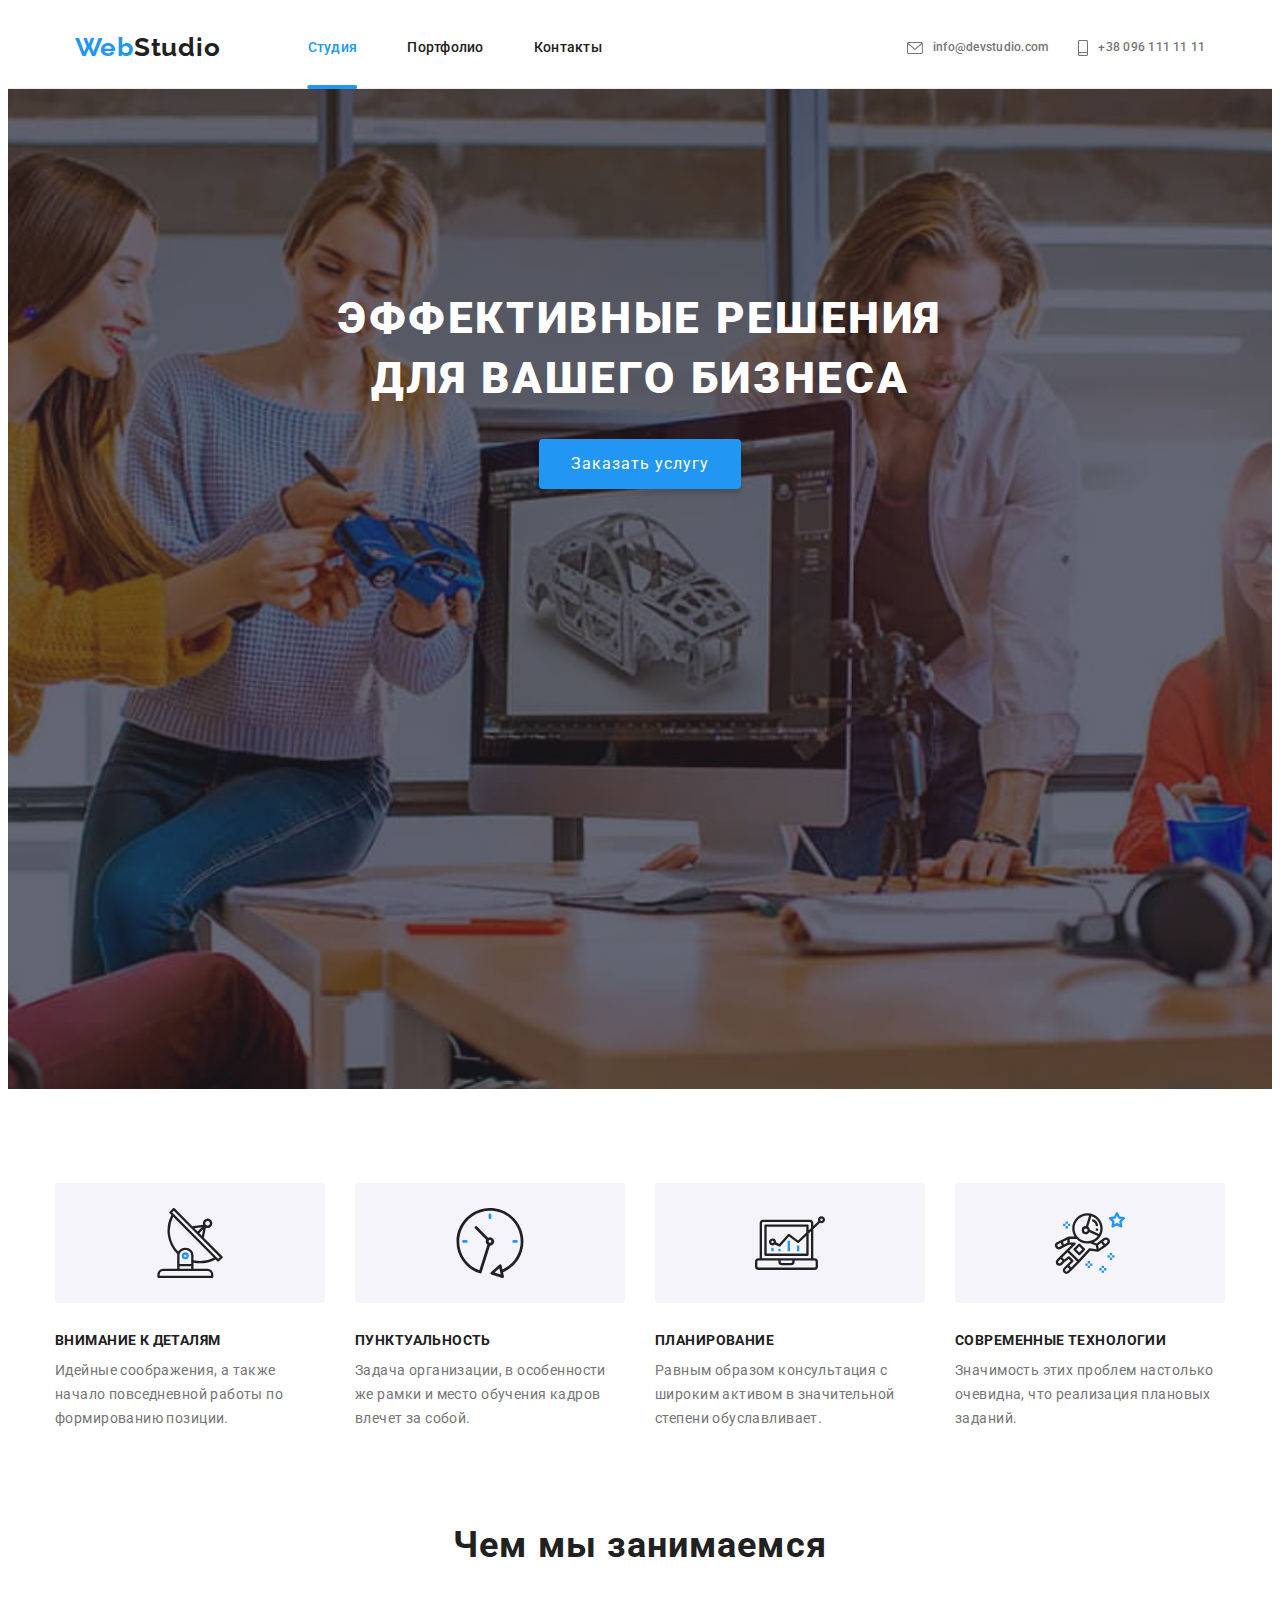
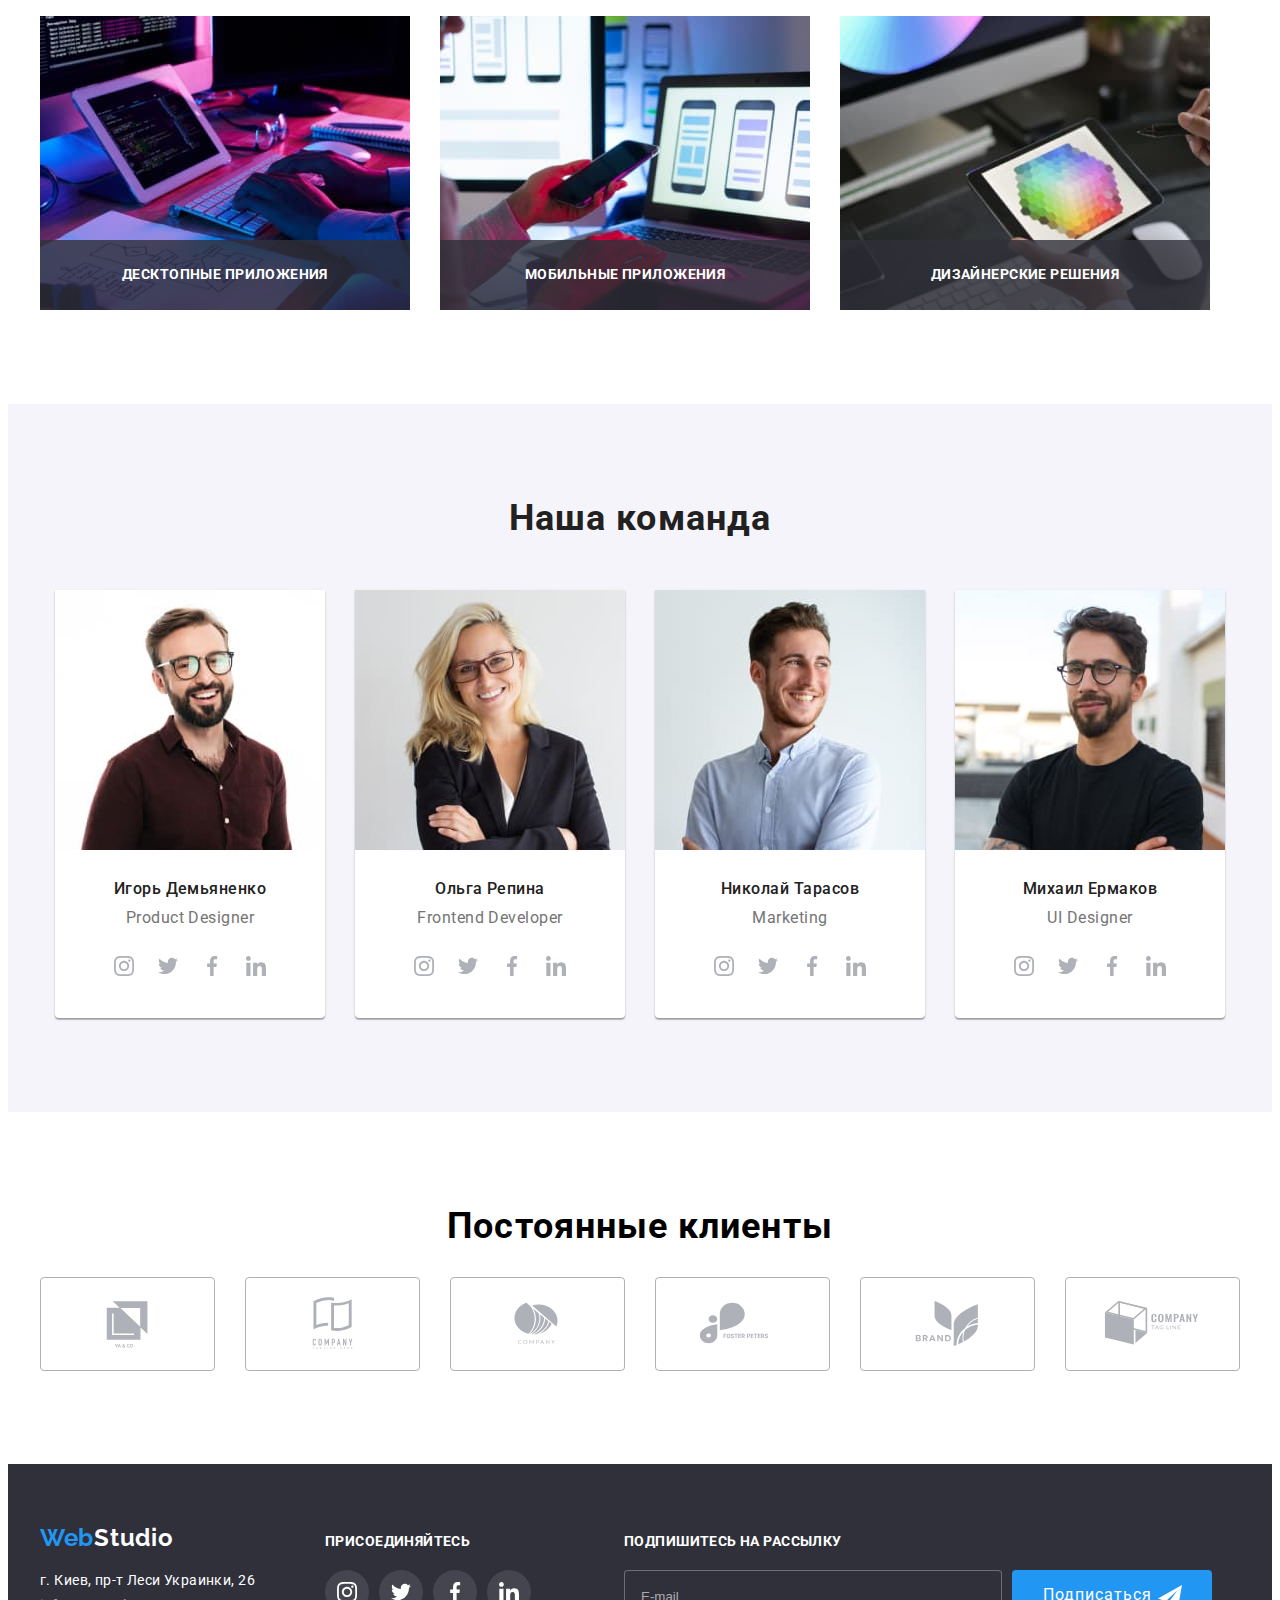
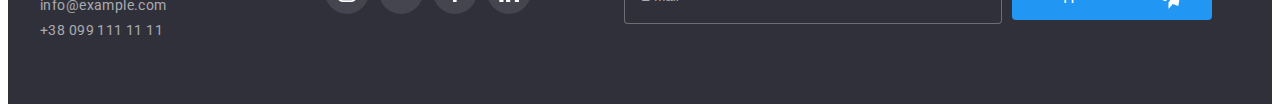
<file: index.html>
<!DOCTYPE html>
<html lang="ru">
  <head>
    <meta charset="UTF-8" />
    <meta http-equiv="X-UA-Compatible" content="IE=edge" />
    <meta name="viewport" content="width=device-width, initial-scale=1.0" />
    <title>Goit.ua</title>
    <link
      rel="stylesheet"
      href="https://cdnjs.cloudflare.com/ajax/libs/modern-normalize/1.1.0/modern-normalize.min.css"
      integrity="sha512-wpPYUAdjBVSE4KJnH1VR1HeZfpl1ub8YT/NKx4PuQ5NmX2tKuGu6U/JRp5y+Y8XG2tV+wKQpNHVUX03MfMFn9Q=="
      crossorigin="anonymous"
      referrerpolicy="no-referrer"
    />
    <link rel="stylesheet" href="./css/main.min.css" />
  </head>
  <body>
    <!-- Шапка-->
    <header class="header">
      <div class="container main-nav">
        <a class="main-nav__logo link" href="/"
          >Web<span class="main-nav__sudio">Studio</span>
        </a>
        <button
          type="button"
          class="menu-toggle-open js-open-menu"
          data-menu-open
        >
          <svg
            height="16"
            width="24"
            aria-label="Переключатель мобильного меню"
          >
            <use
              class="menu-toggle__menu"
              href="./img/icons.svg#icon-menu"
            ></use>
            <!-- <use
              class="menu-button__close"
              href="./img/icons.svg#icon-close"
            ></use> -->
          </svg>
        </button>
        <nav class="nav">
          <ul class="nav__list list">
            <li class="nav__item">
              <a class="nav__link link nav__link--current" href="">Студия</a>
            </li>
            <li class="nav__item">
              <a class="nav__link link" href="./portfolio.html">Портфолио</a>
            </li>
            <li class="nav__item">
              <a class="nav__link link" href="">Контакты</a>
            </li>
          </ul>
        </nav>
        <ul class="contact-list list">
          <li class="contact-list__item">
            <a class="contact-list__link link" href="mailto:info@devstudio.com">
              <svg
                class="contact-list__icon contact-list__icon--icon-envelope"
                width="16"
                height="12"
              >
                <use href="./img/icons.svg#icon-envelope"></use>
              </svg>
              info@devstudio.com</a
            >
          </li>
          <li class="contact-list__item">
            <a class="contact-list__link link" href="tel:0961111111">
              <svg
                class="contact-list__icon contact-list__icon--icon-smartphone"
                width="10"
                height="16"
              >
                <use href="./img/icons.svg#icon-smartphone"></use>
              </svg>
              +38 096 111 11 11</a
            >
          </li>
        </ul>
      </div>
    </header>
    <!--Основаня информация-->
    <main>
      <section class="hero">
        <div class="container">
          <h1 class="hero__title">Эффективные решения для вашего бизнеса</h1>
          <button class="hero__btn" type="button" data-modal-open>
            Заказать услугу
          </button>
        </div>
      </section>
      <!-- Правила работы -->
      <section class="about">
        <div class="container">
          <h2 class="about__title visually-hidden">Правила работы</h2>
          <ul class="list about__list">
            <li class="about__item icon-antenna">
              <h3 class="about__title">Внимание к деталям</h3>
              <p class="about__text">
                Идейные соображения, а также начало повседневной работы по
                формированию позиции.
              </p>
            </li>
            <li class="about__item icon-clock">
              <h3 class="about__title">Пунктуальность</h3>
              <p class="about__text">
                Задача организации, в особенности же рамки и место обучения
                кадров влечет за собой.
              </p>
            </li>
            <li class="about__item icon-diagram">
              <h3 class="about__title">Планирование</h3>
              <p class="about__text">
                Равным образом консультация с широким активом в значительной
                степени обуславливает.
              </p>
            </li>
            <li class="about__item icon-astronaut">
              <h3 class="about__title">Современные технологии</h3>
              <p class="about__text">
                Значимость этих проблем настолько очевидна, что реализация
                плановых заданий.
              </p>
            </li>
          </ul>
        </div>
      </section>
      <!-- Чем мы занимаемся  -->
      <section class="work">
        <div class="container">
          <h2 class="work__title">Чем мы занимаемся</h2>
          <ul class="list work__list">
            <li class="work__item">
              <img
                src="./img/img.6.jpg"
                alt="Работа-с-компьютерами"
                width="370"
              />
              <div class="work__tech">
                <h3 class="work__name">Десктопные приложения</h3>
              </div>
            </li>
            <li class="work__item">
              <img
                src="./img/img.4.jpg"
                alt="Работа-с-мобильными"
                width="370"
              />
              <div class="work__tech">
                <h3 class="work__name">Мобильные приложения</h3>
              </div>
            </li>
            <li class="work__item">
              <img
                src="./img/img.5.jpg"
                alt="Работа-с-планшетами"
                width="370"
              />
              <div class="work__tech">
                <h3 class="work__name">Дизайнерские решения</h3>
              </div>
            </li>
          </ul>
        </div>
      </section>
      <!--Наша команда-->
      <section class="team">
        <div class="container">
          <h2 class="team__title">Наша команда</h2>
          <ul class="list team__list">
            <li class="team__item">
              <picture>
                <source
                  srcset="
                    ./img/master-desk-1-1x.jpg 1x,
                    ./img/master-desk-1-2x.jpg 2x
                  "
                  media="(min-width: 1200px)"
                />
                <source
                  srcset="
                    ./img/master-tab-1-1x.jpg 1x,
                    ./img/master-tab-1-2x.jpg 2x
                  "
                  media="(min-width: 768px)"
                />
                <source
                  srcset="
                    ./img/master-mob-1-1x.jpg 1x,
                    ./img/master-mob-1-2x.jpg 2x
                  "
                  media="(min-width: 320px)"
                />

                <img
                  class="team__img"
                  src="./img/master-desk-1-1x.jpg"
                  alt="первый сотрудник"
                />
              </picture>
              <h3 class="team__name">Игорь Демьяненко</h3>
              <p class="team__text">Product Designer</p>
              <div class="social">
                <ul class="social__list list">
                  <li class="social__item">
                    <a href="" class="social__link">
                      <svg class="social__icon">
                        <use href="./img/icons.svg#icon-instagram"></use>
                      </svg>
                    </a>
                  </li>
                  <li class="social__item">
                    <a href="" class="social__link">
                      <svg class="social__icon">
                        <use href="./img/icons.svg#icon-twitter"></use>
                      </svg>
                    </a>
                  </li>
                  <li class="social__item">
                    <a href="" class="social__link">
                      <svg class="social__icon">
                        <use href="./img/icons.svg#icon-facebook"></use>
                      </svg>
                    </a>
                  </li>
                  <li class="social__item">
                    <a href="" class="social__link">
                      <svg class="social__icon">
                        <use href="./img/icons.svg#icon-linkedin"></use>
                      </svg>
                    </a>
                  </li>
                </ul>
              </div>
            </li>
            <li class="team__item">
              <picture>
                <source
                  srcset="
                    ./img/master-desk-2-1x.jpg 1x,
                    ./img/master-desk-2-2x.jpg 2x
                  "
                  media="(min-width: 1200px)"
                />
                <source
                  srcset="
                    ./img/master-tab-2-1x.jpg 1x,
                    ./img/master-tab-2-2x.jpg 2x
                  "
                  media="(min-width: 768px)"
                />
                <source
                  srcset="
                    ./img/master-mob-2-1x.jpg 1x,
                    ./img/master-mob-2-2x.jpg 2x
                  "
                  media="(min-width: 320px)"
                />

                <img
                  class="team__img"
                  src="./img/master-desk-2-1x.jpg"
                  alt="второй сотрудник"
                />
              </picture>
              <h3 class="team__name">Ольга Репина</h3>
              <p class="team__text">Frontend Developer</p>
              <div class="social">
                <ul class="social__list list">
                  <li class="social__item">
                    <a href="" class="social__link">
                      <svg class="social__icon">
                        <use href="./img/icons.svg#icon-instagram"></use>
                      </svg>
                    </a>
                  </li>
                  <li class="social__item">
                    <a href="" class="social__link">
                      <svg class="social__icon">
                        <use href="./img/icons.svg#icon-twitter"></use>
                      </svg>
                    </a>
                  </li>
                  <li class="social__item">
                    <a href="" class="social__link">
                      <svg class="social__icon">
                        <use href="./img/icons.svg#icon-facebook"></use>
                      </svg>
                    </a>
                  </li>
                  <li class="social__item">
                    <a href="" class="social__link">
                      <svg class="social__icon">
                        <use href="./img/icons.svg#icon-linkedin"></use>
                      </svg>
                    </a>
                  </li>
                </ul>
              </div>
            </li>
            <li class="team__item">
              <picture>
                <source
                  srcset="
                    ./img/master-desk-3-1x.jpg 1x,
                    ./img/master-desk-3-2x.jpg 2x
                  "
                  media="(min-width: 1200px)"
                />
                <source
                  srcset="
                    ./img/master-tab-3-1x.jpg 1x,
                    ./img/master-tab-3-2x.jpg 2x
                  "
                  media="(min-width: 768px)"
                />
                <source
                  srcset="
                    ./img/master-mob-3-1x.jpg 1x,
                    ./img/master-mob-3-2x.jpg 2x
                  "
                  media="(min-width: 320px)"
                />

                <img
                  class="team__img"
                  src="./img/master-desk-3-1x.jpg"
                  alt="третий сотрудник"
                />
              </picture>
              <h3 class="team__name">Николай Тарасов</h3>
              <p class="team__text">Marketing</p>
              <div class="social">
                <ul class="social__list list">
                  <li class="social__item">
                    <a href="" class="social__link">
                      <svg class="social__icon">
                        <use href="./img/icons.svg#icon-instagram"></use>
                      </svg>
                    </a>
                  </li>
                  <li class="social__item">
                    <a href="" class="social__link">
                      <svg class="social__icon">
                        <use href="./img/icons.svg#icon-twitter"></use>
                      </svg>
                    </a>
                  </li>
                  <li class="social__item">
                    <a href="" class="social__link">
                      <svg class="social__icon">
                        <use href="./img/icons.svg#icon-facebook"></use>
                      </svg>
                    </a>
                  </li>
                  <li class="social__item">
                    <a href="" class="social__link">
                      <svg class="social__icon">
                        <use href="./img/icons.svg#icon-linkedin"></use>
                      </svg>
                    </a>
                  </li>
                </ul>
              </div>
            </li>
            <li class="team__item">
              <picture>
                <source
                  srcset="
                    ./img/master-desk-4-1x.jpg 1x,
                    ./img/master-desk-4-2x.jpg 2x
                  "
                  media="(min-width: 1200px)"
                />
                <source
                  srcset="
                    ./img/master-tab-4-1x.jpg 1x,
                    ./img/master-tab-4-2x.jpg 2x
                  "
                  media="(min-width: 768px)"
                />
                <source
                  srcset="
                    ./img/master-mob-4-1x.jpg 1x,
                    ./img/master-mob-4-2x.jpg 2x
                  "
                  media="(min-width: 320px)"
                />

                <img
                  class="team__img"
                  src="./img/master-desk-4-1x.jpg"
                  alt="четвёртый сотрудник"
                />
              </picture>
              <h3 class="team__name">Михаил Ермаков</h3>
              <p class="team__text">UI Designer</p>
              <div class="social">
                <ul class="social__list list">
                  <li class="social__item">
                    <a href="" class="social__link">
                      <svg class="social__icon">
                        <use href="./img/icons.svg#icon-instagram"></use>
                      </svg>
                    </a>
                  </li>
                  <li class="social__item">
                    <a href="" class="social__link">
                      <svg class="social__icon">
                        <use href="./img/icons.svg#icon-twitter"></use>
                      </svg>
                    </a>
                  </li>
                  <li class="social__item">
                    <a href="" class="social__link">
                      <svg class="social__icon">
                        <use href="./img/icons.svg#icon-facebook"></use>
                      </svg>
                    </a>
                  </li>
                  <li class="social__item">
                    <a href="" class="social__link">
                      <svg class="social__icon">
                        <use href="./img/icons.svg#icon-linkedin"></use>
                      </svg>
                    </a>
                  </li>
                </ul>
              </div>
            </li>
          </ul>
        </div>
      </section>
      <!-- Постоянные клиенты -->
      <section class="clients">
        <div class="container">
          <h2 class="clients__title">Постоянные клиенты</h2>
          <ul class="clients__list list">
            <li class="clients__item">
              <a href="" class="clients__link">
                <svg class="clients__icon" width="106" height="60">
                  <use href="./img/icons.svg#icon-yaco"></use>
                </svg>
              </a>
            </li>
            <li class="clients__item">
              <a href="" class="clients__link">
                <svg class="clients__icon" width="106" height="60">
                  <use href="./img/icons.svg#icon-taglinehere"></use>
                </svg>
              </a>
            </li>
            <li class="clients__item">
              <a href="" class="clients__link">
                <svg class="clients__icon" width="106" height="60">
                  <use href="./img/icons.svg#icon-company"></use>
                </svg>
              </a>
            </li>
            <li class="clients__item">
              <a href="" class="clients__link">
                <svg class="clients__icon" width="106" height="60">
                  <use href="./img/icons.svg#icon-fosterpeters"></use>
                </svg>
              </a>
            </li>
            <li class="clients__item">
              <a href="" class="clients__link">
                <svg class="clients__icon" width="106" height="60">
                  <use href="./img/icons.svg#icon-brand"></use>
                </svg>
              </a>
            </li>
            <li class="clients__item">
              <a href="" class="clients__link">
                <svg class="clients__icon" width="106" height="60">
                  <use href="./img/icons.svg#icon-tagline"></use>
                </svg>
              </a>
            </li>
          </ul>
        </div>
      </section>
    </main>
    <!--Футер-->
    <footer class="footer">
      <div class="container footer-nav">
        <div class="footer-nav__box">
          <a class="footer-nav__logo link" href=""
            >Web<span class="footer-nav__sudio">Studio</span></a
          >
          <address class="address">
            <ul class="list address__list">
              <li class="address__item">
                <a
                  class="link address__link"
                  href="https://www.google.com.ua/maps/place/%D0%B1%D1%83%D0%BB.+%D0%9B%D0%B5%D1%81%D0%B8+%D0%A3%D0%BA%D1%80%D0%B0%D0%B8%D0%BD%D0%BA%D0%B8,+26,+%D0%9A%D0%B8%D0%B5%D0%B2,+02000/@50.4265807,30.5361971,17z/data=!3m1!4b1!4m5!3m4!1s0x40d4cf0e033ecbe9:0x57a4dffefec77da0!8m2!3d50.4265807!4d30.5383859?hl=ru"
                  title="Гугл карты"
                  >г. Киев, пр-т Леси Украинки, 26</a
                >
              </li>
              <li class="address__item">
                <a class="link footer-address" href="mailto:info@example.com"
                  >info@example.com</a
                >
              </li>
              <li class="address__item">
                <a class="link footer-address" href="tel:+380991111111"
                  >+38 099 111 11 11</a
                >
              </li>
            </ul>
          </address>
        </div>
        <div class="footer-social">
          <h3 class="footer-social__title">присоединяйтесь</h3>
          <div class="social-box">
            <ul class="list social-box__list">
              <li class="social-box__item">
                <a class="social-box__link" href="">
                  <svg class="social-box__icon" width="20" height="20">
                    <use href="./img/icons.svg#icon-instagram"></use>
                  </svg>
                </a>
              </li>
              <li class="social-box__item">
                <a class="social-box__link" href="">
                  <svg class="social-box__icon" width="20" height="20">
                    <use href="./img/icons.svg#icon-twitter"></use>
                  </svg>
                </a>
              </li>
              <li class="social-box__item">
                <a class="social-box__link" href="">
                  <svg class="social-box__icon" width="20" height="20">
                    <use href="./img/icons.svg#icon-facebook"></use>
                  </svg>
                </a>
              </li>
              <li class="social-box__item">
                <a class="social-box__link" href="">
                  <svg class="social-box__icon" width="20" height="20">
                    <use href="./img/icons.svg#icon-linkedin"></use>
                  </svg>
                </a>
              </li>
            </ul>
          </div>
        </div>
        <div class="email-box">
          <h3 class="email-box__title">Подпишитесь на рассылку</h3>
          <form>
            <div class="subscribe-box">
              <input
                type="text"
                name="btn"
                id="btn"
                class="subscribe-box__input"
                placeholder="E-mail"
              />
              <label for="button" class="subscribe-box__label">
                <button type="button" class="subscribe-box__btn" id="button">
                  <svg class="subscribe-box__svg">
                    <use href="./img/icons.svg#icon-send"></use>
                  </svg>
                  Подписаться
                </button>
              </label>
            </div>
          </form>
        </div>
      </div>
    </footer>
    <div class="backdrop is-hidden" data-modal>
      <div class="modal">
        <h3 class="modal__title">Оставьте свои данные, мы вам перезвоним</h3>
        <button class="modal__button" data-modal-close>
          <svg class="modal__icon">
            <use href="./img/icons.svg#icon-close"></use>
          </svg>
        </button>
        <form class="form" autocomplete="off">
          <div class="form__name">
            <label for="name" class="form-label">Имя</label>
            <input
              type="text"
              name="name"
              id="name"
              class="form__input"
              required
            />
            <svg class="icon-man">
              <use href="./img/icons.svg#icon-man"></use>
            </svg>
          </div>
          <div class="form__tel">
            <label for="tel" class="form-label">Телефон</label>
            <input
              type="tel"
              name="tel"
              id="tel"
              class="form__input"
              required
            />
            <svg class="icon-tel">
              <use href="./img/icons.svg#icon-phone"></use>
            </svg>
          </div>
          <div class="form__mail">
            <label for="mail" class="form-label">Почта</label>
            <input
              type="email"
              name="mail"
              id="mail"
              class="form__input"
              required
            />
            <svg class="icon-letter">
              <use href="./img/icons.svg#icon-letter"></use>
            </svg>
          </div>
          <div class="form__comment">
            <label for="comment" class="form-label">Комментарий</label>
            <textarea
              name="comment"
              id="comment"
              rows="10"
              class="form__input form__input--comment"
              placeholder="Введите текст"
            ></textarea>
          </div>
          <label for="policy" class="checkbox">
            <input
              type="checkbox"
              name="policy"
              id="policy"
              class="checkbox__input"
              required
            />
            <span class="checkbox__label">
              <svg class="checkbox__icon">
                <use href="./img/icons.svg#icon-check"></use>
              </svg>
            </span>
            <span class="checkbox__text"
              >Соглашаюсь с рассылкой и принимаю</span
            >
            <a href="" class="checkbox__link link">Условия договора</a>
          </label>
          <button type="submit" class="submit">Отправить</button>
        </form>
      </div>
    </div>
    <div class="menu-container is-hidden" data-menu>
      <button class="menu-toggle js-close-menu" data-menu-close>
        <svg width="18" height="18">
          <use
            class="menu-button__close"
            href="./img/icons.svg#icon-close"
          ></use>
        </svg>
      </button>
      <ul class="mobile-menu list">
        <li class="mobile-menu__item">
          <a class="mobile-menu__link link" href="">Студия</a>
        </li>
        <li class="mobile-menu__item">
          <a class="mobile-menu__link link" href="./portfolio.html"
            >Портфолио</a
          >
        </li>
        <li class="mobile-menu__item">
          <a class="mobile-menu__link link" href="">Контакты</a>
        </li>
      </ul>
      <ul class="contacts-list list">
        <li class="contacts-list__item">
          <a class="mobile-menu__tel link" href="tel:+380961111111"
            >+38 096 111 11 11</a
          >
        </li>
        <li class="contacts-list__item">
          <a class="mobile-menu__mail link" href="mailto:info@devstudio.com"
            >info@devstudio.com</a
          >
        </li>
      </ul>
      <ul class="social-list list">
        <li class="social-list__item">
          <a class="social-list__link link" href="">Instagram</a>
        </li>
        <li class="social-list__item">
          <a class="social-list__link link" href="">Twitter</a>
        </li>
        <li class="social-list__item">
          <a class="social-list__link link" href="">Facebook</a>
        </li>
        <li class="social-list__item">
          <a class="social-list__link link" href="">LinkedIn</a>
        </li>
      </ul>
    </div>
    <script src="./js/mobile-menu.js"></script>
    <script src="./js/modal.js"></script>
  </body>
</html>
</file>
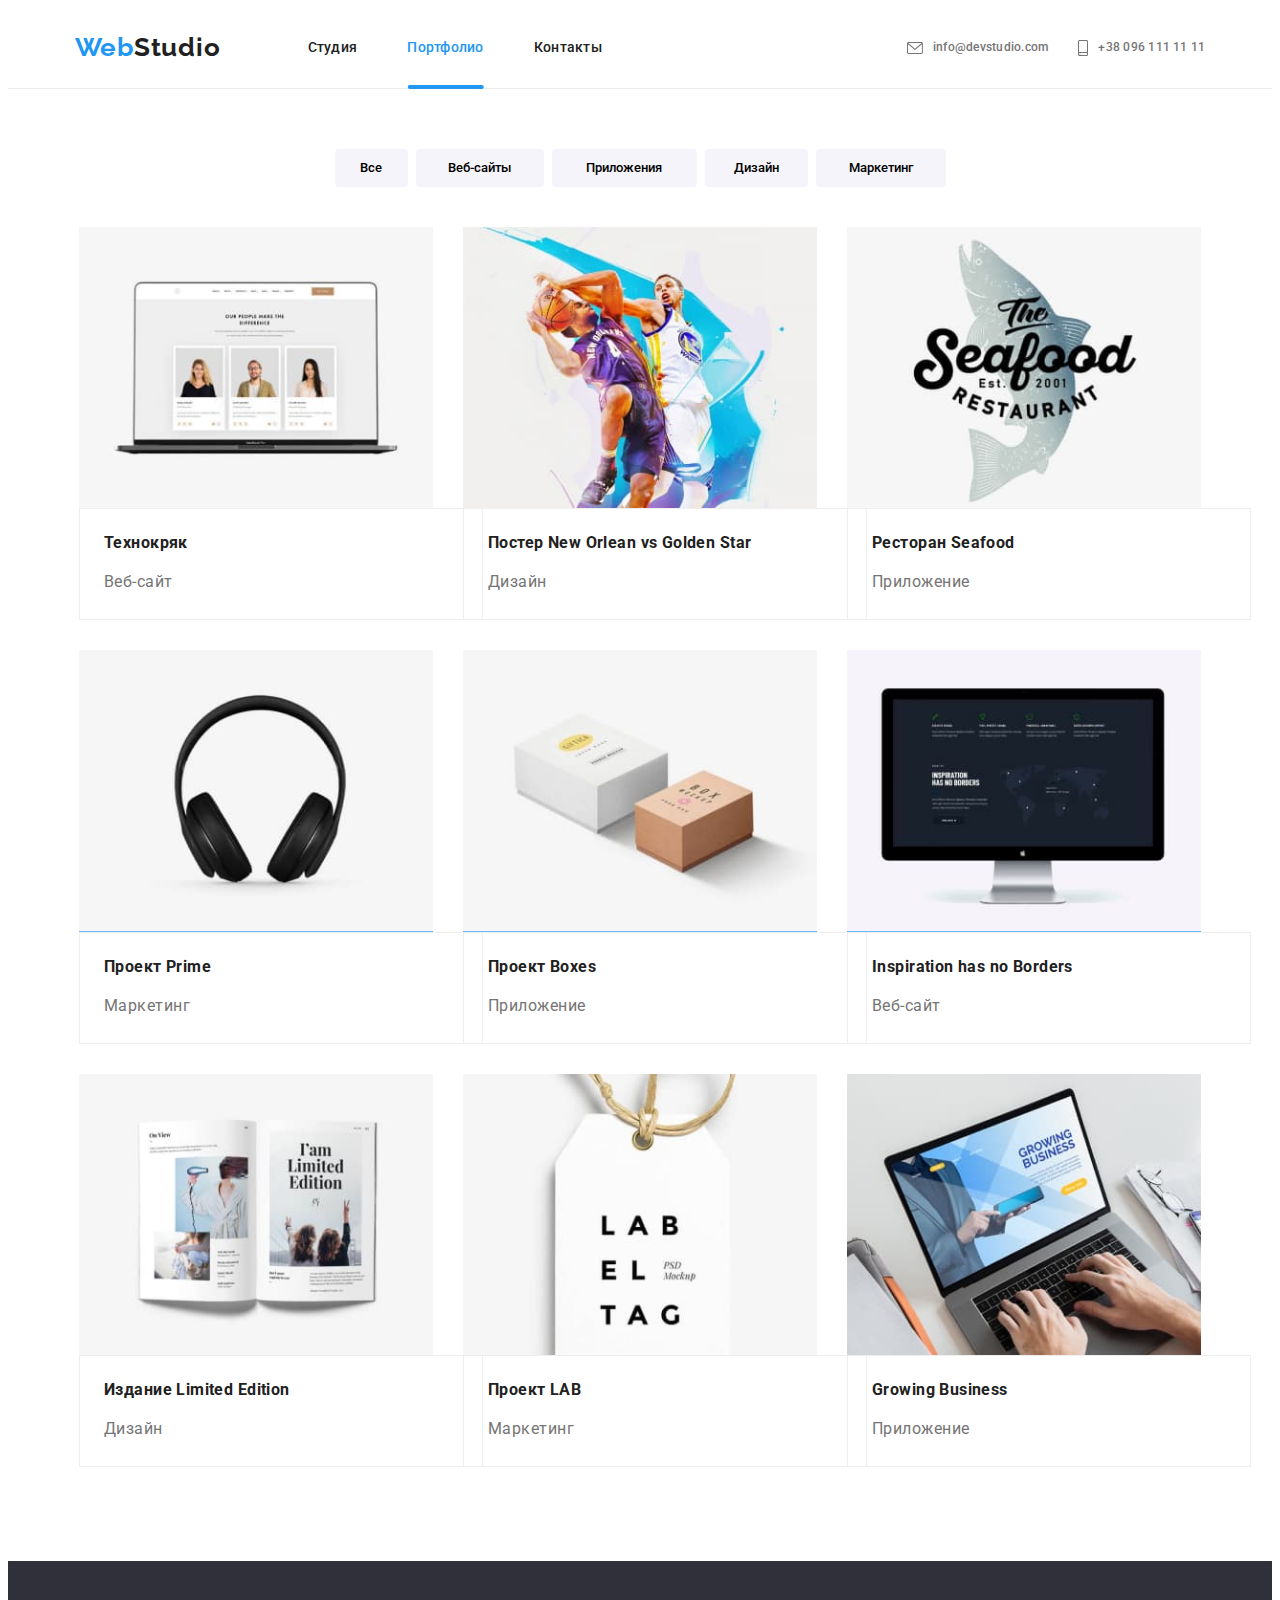
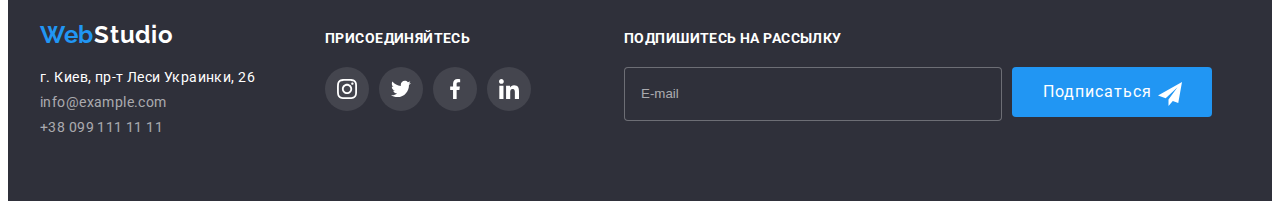
<file: portfolio.html>
<!DOCTYPE html>
<html lang="ru">
  <head>
    <meta charset="UTF-8" />
    <meta http-equiv="X-UA-Compatible" content="IE=edge" />
    <meta name="viewport" content="width=device-width, initial-scale=1.0" />
    <title>Goit.ua</title>
    <link
      rel="stylesheet"
      href="https://cdnjs.cloudflare.com/ajax/libs/modern-normalize/1.1.0/modern-normalize.min.css"
      integrity="sha512-wpPYUAdjBVSE4KJnH1VR1HeZfpl1ub8YT/NKx4PuQ5NmX2tKuGu6U/JRp5y+Y8XG2tV+wKQpNHVUX03MfMFn9Q=="
      crossorigin="anonymous"
      referrerpolicy="no-referrer"
    />
    <link rel="stylesheet" href="./css/portfolio.min.css">
  </head>
  <body>
    <!--Шапка-->
    <header class="header">
      <div class="container main-nav">
        <a class="main-nav__logo link" href="/"
          >Web<span class="main-nav__sudio">Studio</span>
        </a>
        <button
          type="button"
          class="menu-toggle-open js-open-menu"
          data-menu-open
        >
          <svg
            height="16"
            width="24"
            aria-label="Переключатель мобильного меню"
          >
            <use
              class="menu-toggle__menu"
              href="./img/icons.svg#icon-menu"
            ></use>
            <!-- <use
              class="menu-button__close"
              href="./img/icons.svg#icon-close"
            ></use> -->
          </svg>
        </button>
        <nav class="nav">
          <ul class="nav__list list">
            <li class="nav__item">
              <a class="nav__link link" href="./index.html">Студия</a>
            </li>
            <li class="nav__item">
              <a class="nav__link link nav__link--current" href="#">Портфолио</a>
            </li>
            <li class="nav__item">
              <a class="nav__link link" href="">Контакты</a>
            </li>
          </ul>
        </nav>
        <ul class="contact-list list">
          <li class="contact-list__item">
            <a class="contact-list__link link" href="mailto:info@devstudio.com">
              <svg
                class="contact-list__icon contact-list__icon--icon-envelope"
                width="16"
                height="12"
              >
                <use href="./img/icons.svg#icon-envelope"></use>
              </svg>
              info@devstudio.com</a
            >
          </li>
          <li class="contact-list__item">
            <a class="contact-list__link link" href="tel:0961111111">
              <svg
                class="contact-list__icon contact-list__icon--icon-smartphone"
                width="10"
                height="16"
              >
                <use href="./img/icons.svg#icon-smartphone"></use>
              </svg>
              +38 096 111 11 11</a
            >
          </li>
        </ul>
      </div>
    </header>
    <!--Основная информация-->
    <main>
      <div class="container">
        <div class="button">
          <h1 class="button__title visually-hidden">Выбор услуг</h1>
          <ul class="list button__list">
            <li class="button__item">
              <button class="button__btn button__btn--first" type="button">Все</button>
            </li>
            <li class="button__item">
              <button class="button__btn button__btn--second" type="button">
                Веб-сайты
              </button>
            </li>
            <li class="button__item">
              <button class="button__btn button__btn--third" type="button">
                Приложения
              </button>
            </li>
            <li class="button__item">
              <button class="button__btn button__btn--fourth" type="button">
                Дизайн
              </button>
            </li>
            <li class="button__item">
              <button class="button__btn button__btn--fifth" type="button">
                Маркетинг
              </button>
            </li>
          </ul>
        </div>
      </div>
      <!--Примеры работ-->
      <div class="container">
        <div class="examples">
          <h2 class="examples__title visually-hidden">Примеры работ</h2>
          <ul class="list examples__list">
            <li class="examples__item">
              <a href="" class="examples__link link">
                <div class="examples__box">
                  <picture>
                  <source
                  srcset="
                    ./img/example-desk-1-1x.jpg 1x,
                    ./img/example-desk-1-2x.jpg 2x
                  "
                  media="(min-width: 1200px)"
                />
                <source
                  srcset="
                    ./img/example-desk-1-1x.jpg 1x,
                    ./img/example-desk-1-2x.jpg 2x
                  "
                  media="(min-width: 768px)"
                />
                <source
                  srcset="
                    ./img/example-desk-1-1x.jpg 1x,
                    ./img/example-desk-1-2x.jpg 2x
                  "
                  media="(min-width: 320px)"
                />

                <img
                  class="team__img"
                  src="./img/example-desk-1-1x.jpg"
                  alt="четвёртый сотрудник"
                />
              </picture>
                  <div class="examples__overlay">
                    <p class="examples__text">
                      Технокряк это современная площадка распространения
                      коронавируса. Компании используют эту платформу для
                      цифрового шпионажа и атак на защищённые сервера
                      конкурентов.
                    </p>
                  </div>
                </div>
                <div class="product">
                  <h3 class="product__name">Технокряк</h3>
                  <p class="product__text">Веб-сайт</p>
                </div>
              </a>
            </li>
            <li class="examples__item">
              <a href="" class="examples__link link">
                <div class="examples__box">
                  <picture>
                  <source
                  srcset="
                    ./img/example-desk-2-1x.jpg 1x,
                    ./img/example-desk-2-2x.jpg 2x
                  "
                  media="(min-width: 1200px)"
                />
                <source
                  srcset="
                    ./img/example-desk-2-1x.jpg 1x,
                    ./img/example-desk-2-2x.jpg 2x
                  "
                  media="(min-width: 768px)"
                />
                <source
                  srcset="
                    ./img/example-desk-2-1x.jpg 1x,
                    ./img/example-desk-2-2x.jpg 2x
                  "
                  media="(min-width: 320px)"
                />

                <img
                  class="team__img"
                  src="./img/example-desk-2-1x.jpg"
                  alt="четвёртый сотрудник"
                />
              </picture>
                  <div class="examples__overlay">
                    <p class="examples__text">
                      Технокряк это современная площадка распространения
                      коронавируса. Компании используют эту платформу для
                      цифрового шпионажа и атак на защищённые сервера
                      конкурентов.
                    </p>
                  </div>
                </div>
                <div class="product">
                  <h3 class="product__name">
                    Постер New Orlean vs Golden Star
                  </h3>
                  <p class="product__text">Дизайн</p>
                </div>
              </a>
            </li>
            <li class="examples__item">
              <a href="" class="examples__link link">
                <div class="examples__box">
                  <picture>
                  <source
                  srcset="
                    ./img/example-desk-3-1x.jpg 1x,
                    ./img/example-desk-3-2x.jpg 2x
                  "
                  media="(min-width: 1200px)"
                />
                <source
                  srcset="
                    ./img/example-desk-3-1x.jpg 1x,
                    ./img/example-desk-3-2x.jpg 2x
                  "
                  media="(min-width: 768px)"
                />
                <source
                  srcset="
                    ./img/example-desk-3-1x.jpg 1x,
                    ./img/example-desk-3-2x.jpg 2x
                  "
                  media="(min-width: 320px)"
                />

                <img
                  class="team__img"
                  src="./img/example-desk-3-1x.jpg"
                  alt="четвёртый сотрудник"
                />
              </picture>
                  <div class="examples__overlay">
                    <p class="examples__text">
                      Технокряк это современная площадка распространения
                      коронавируса. Компании используют эту платформу для
                      цифрового шпионажа и атак на защищённые сервера
                      конкурентов.
                    </p>
                  </div>
                </div>
                <div class="product">
                  <h3 class="product__name">Ресторан Seafood</h3>
                  <p class="product__text">Приложение</p>
                </div>
              </a>
            </li>
            <li class="examples__item">
              <a href="" class="examples__link link">
                <div class="examples__box">
                  <picture>
                  <source
                  srcset="
                    ./img/example-desk-4-1x.jpg 1x,
                    ./img/example-desk-4-2x.jpg 2x
                  "
                  media="(min-width: 1200px)"
                />
                <source
                  srcset="
                    ./img/example-desk-4-1x.jpg 1x,
                    ./img/example-desk-4-2x.jpg 2x
                  "
                  media="(min-width: 768px)"
                />
                <source
                  srcset="
                    ./img/example-desk-4-1x.jpg 1x,
                    ./img/example-desk-4-2x.jpg 2x
                  "
                  media="(min-width: 320px)"
                />

                <img
                  class="team__img"
                  src="./img/example-desk-4-1x.jpg"
                  alt="четвёртый сотрудник"
                />
              </picture>
                  <div class="examples__overlay">
                    <p class="examples__text">
                      Технокряк это современная площадка распространения
                      коронавируса. Компании используют эту платформу для
                      цифрового шпионажа и атак на защищённые сервера
                      конкурентов.
                    </p>
                  </div>
                </div>
                <div class="product">
                  <h3 class="product__name">Проект Prime</h3>
                  <p class="product__text">Маркетинг</p>
                </div>
              </a>
            </li>
            <li class="examples__item">
              <a href="" class="examples__link link">
                <div class="examples__box">
                  <picture>
                  <source
                  srcset="
                    ./img/example-desk-5-1x.jpg 1x,
                    ./img/example-desk-5-2x.jpg 2x
                  "
                  media="(min-width: 1200px)"
                />
                <source
                  srcset="
                    ./img/example-desk-5-1x.jpg 1x,
                    ./img/example-desk-5-2x.jpg 2x
                  "
                  media="(min-width: 768px)"
                />
                <source
                  srcset="
                    ./img/example-desk-5-1x.jpg 1x,
                    ./img/example-desk-5-2x.jpg 2x
                  "
                  media="(min-width: 320px)"
                />

                <img
                  class="team__img"
                  src="./img/example-desk-5-1x.jpg"
                  alt="четвёртый сотрудник"
                />
              </picture>
                  <div class="examples__overlay">
                    <p class="examples__text">
                      Технокряк это современная площадка распространения
                      коронавируса. Компании используют эту платформу для
                      цифрового шпионажа и атак на защищённые сервера
                      конкурентов.
                    </p>
                  </div>
                </div>
                <div class="product">
                  <h3 class="product__name">Проект Boxes</h3>
                  <p class="product__text">Приложение</p>
                </div>
              </a>
            </li>
            <li class="examples__item">
              <a href="" class="examples__link link">
                <div class="examples__box">
                  <picture>
                  <source
                  srcset="
                    ./img/example-desk-6-1x.jpg 1x,
                    ./img/example-desk-6-2x.jpg 2x
                  "
                  media="(min-width: 1200px)"
                />
                <source
                  srcset="
                    ./img/example-desk-6-1x.jpg 1x,
                    ./img/example-desk-6-2x.jpg 2x
                  "
                  media="(min-width: 768px)"
                />
                <source
                  srcset="
                    ./img/example-desk-6-1x.jpg 1x,
                    ./img/example-desk-6-2x.jpg 2x
                  "
                  media="(min-width: 320px)"
                />

                <img
                  class="team__img"
                  src="./img/example-desk-6-1x.jpg"
                  alt="четвёртый сотрудник"
                />
              </picture>
                  <div class="examples__overlay">
                    <p class="examples__text">
                      Технокряк это современная площадка распространения
                      коронавируса. Компании используют эту платформу для
                      цифрового шпионажа и атак на защищённые сервера
                      конкурентов.
                    </p>
                  </div>
                </div>
                <div class="product">
                  <h3 class="product__name">Inspiration has no Borders</h3>
                  <p class="product__text">Веб-сайт</p>
                </div>
              </a>
            </li>
            <li class="examples__item">
              <a href="" class="examples__link link">
                <div class="examples__box">
                  <picture>
                  <source
                  srcset="
                    ./img/example-desk-7-1x.jpg 1x,
                    ./img/example-desk-7-2x.jpg 2x
                  "
                  media="(min-width: 1200px)"
                />
                <source
                  srcset="
                    ./img/example-desk-7-1x.jpg 1x,
                    ./img/example-desk-7-2x.jpg 2x
                  "
                  media="(min-width: 768px)"
                />
                <source
                  srcset="
                    ./img/example-desk-7-1x.jpg 1x,
                    ./img/example-desk-7-2x.jpg 2x
                  "
                  media="(min-width: 320px)"
                />

                <img
                  class="team__img"
                  src="./img/example-desk-7-1x.jpg"
                  alt="четвёртый сотрудник"
                />
              </picture>
                  <div class="examples__overlay">
                    <p class="examples__text">
                      Технокряк это современная площадка распространения
                      коронавируса. Компании используют эту платформу для
                      цифрового шпионажа и атак на защищённые сервера
                      конкурентов.
                    </p>
                  </div>
                </div>
                <div class="product">
                  <h3 class="product__name">Издание Limited Edition</h3>
                  <p class="product__text">Дизайн</p>
                </div>
              </a>
            </li>
            <li class="examples__item">
              <a href="" class="examples__link link">
                <div class="examples__box">
                  <picture>
                  <source
                  srcset="
                    ./img/example-desk-8-1x.jpg 1x,
                    ./img/example-desk-8-2x.jpg 2x
                  "
                  media="(min-width: 1200px)"
                />
                <source
                  srcset="
                    ./img/example-desk-8-1x.jpg 1x,
                    ./img/example-desk-8-2x.jpg 2x
                  "
                  media="(min-width: 768px)"
                />
                <source
                  srcset="
                    ./img/example-desk-8-1x.jpg 1x,
                    ./img/example-desk-8-2x.jpg 2x
                  "
                  media="(min-width: 320px)"
                />

                <img
                  class="team__img"
                  src="./img/example-desk-8-1x.jpg"
                  alt="четвёртый сотрудник"
                />
              </picture>
                  <div class="examples__overlay">
                    <p class="examples__text">
                      Технокряк это современная площадка распространения
                      коронавируса. Компании используют эту платформу для
                      цифрового шпионажа и атак на защищённые сервера
                      конкурентов.
                    </p>
                  </div>
                </div>
                <div class="product">
                  <h3 class="product__name">Проект LAB</h3>
                  <p class="product__text">Маркетинг</p>
                </div>
              </a>
            </li>
            <li class="examples__item">
              <a href="" class="examples__link link">
                <div class="examples__box">
                  <picture>
                  <source
                  srcset="
                    ./img/example-desk-9-1x.jpg 1x,
                    ./img/example-desk-9-2x.jpg 2x
                  "
                  media="(min-width: 1200px)"
                />
                <source
                  srcset="
                    ./img/example-desk-9-1x.jpg 1x,
                    ./img/example-desk-9-2x.jpg 2x
                  "
                  media="(min-width: 768px)"
                />
                <source
                  srcset="
                    ./img/example-desk-9-1x.jpg 1x,
                    ./img/example-desk-9-2x.jpg 2x
                  "
                  media="(min-width: 320px)"
                />

                <img
                  class="team__img"
                  src="./img/example-desk-9-1x.jpg"
                  alt="четвёртый сотрудник"
                />
              </picture>
                  <div class="examples__overlay">
                    <p class="examples__text">
                      Технокряк это современная площадка распространения
                      коронавируса. Компании используют эту платформу для
                      цифрового шпионажа и атак на защищённые сервера
                      конкурентов.
                    </p>
                  </div>
                </div>
                <div class="product">
                  <h3 class="product__name">Growing Business</h3>
                  <p class="product__text">Приложение</p>
                </div>
              </a>
            </li>
          </ul>
        </div>
      </div>
    </main>
    <!--Футер-->
    <footer class="footer">
      <div class="container footer-nav">
        <div class="footer-nav__box">
          <a class="footer-nav__logo link" href=""
            >Web<span class="footer-nav__sudio">Studio</span></a
          >
          <address class="address">
            <ul class="list address__list">
              <li class="address__item">
                <a
                  class="link address__link"
                  href="https://www.google.com.ua/maps/place/%D0%B1%D1%83%D0%BB.+%D0%9B%D0%B5%D1%81%D0%B8+%D0%A3%D0%BA%D1%80%D0%B0%D0%B8%D0%BD%D0%BA%D0%B8,+26,+%D0%9A%D0%B8%D0%B5%D0%B2,+02000/@50.4265807,30.5361971,17z/data=!3m1!4b1!4m5!3m4!1s0x40d4cf0e033ecbe9:0x57a4dffefec77da0!8m2!3d50.4265807!4d30.5383859?hl=ru"
                  title="Гугл карты"
                  >г. Киев, пр-т Леси Украинки, 26</a
                >
              </li>
              <li class="address__item">
                <a class="link footer-address" href="mailto:info@example.com"
                  >info@example.com</a
                >
              </li>
              <li class="address__item">
                <a class="link footer-address" href="tel:+380991111111"
                  >+38 099 111 11 11</a
                >
              </li>
            </ul>
          </address>
        </div>
        <div class="footer-social">
          <h3 class="footer-social__title">присоединяйтесь</h3>
          <div class="social-box">
            <ul class="list social-box__list">
              <li class="social-box__item">
                <a class="social-box__link" href="">
                  <svg class="social-box__icon" width="20" height="20">
                    <use href="./img/icons.svg#icon-instagram"></use>
                  </svg>
                </a>
              </li>
              <li class="social-box__item">
                <a class="social-box__link" href="">
                  <svg class="social-box__icon" width="20" height="20">
                    <use href="./img/icons.svg#icon-twitter"></use>
                  </svg>
                </a>
              </li>
              <li class="social-box__item">
                <a class="social-box__link" href="">
                  <svg class="social-box__icon" width="20" height="20">
                    <use href="./img/icons.svg#icon-facebook"></use>
                  </svg>
                </a>
              </li>
              <li class="social-box__item">
                <a class="social-box__link" href="">
                  <svg class="social-box__icon" width="20" height="20">
                    <use href="./img/icons.svg#icon-linkedin"></use>
                  </svg>
                </a>
              </li>
            </ul>
          </div>
        </div>
        <div class="email-box">
          <h3 class="email-box__title">Подпишитесь на рассылку</h3>
          <form>
            <div class="subscribe-box">
              <input
                type="text"
                name="btn"
                id="btn"
                class="subscribe-box__input"
                placeholder="E-mail"
              />
              <label for="button" class="subscribe-box__label">
                <button type="button" class="subscribe-box__btn" id="button">
                  <svg class="subscribe-box__svg">
                    <use href="./img/icons.svg#icon-send"></use>
                  </svg>
                  Подписаться
                </button>
              </label>
            </div>
          </form>
        </div>
      </div>
    </footer>
    </footer>
    <div class="menu-container is-hidden" data-menu>
      <button class="menu-toggle js-close-menu" data-menu-close>
        <svg width="18" height="18">
          <use
            class="menu-button__close"
            href="./img/icons.svg#icon-close"
          ></use>
        </svg>
      </button>
      <ul class="mobile-menu list">
        <li class="mobile-menu__item">
          <a class="mobile-menu__link link" href="./index.html">Студия</a>
        </li>
        <li class="mobile-menu__item">
          <a class="mobile-menu__link link" href="#">Портфолио</a>
        </li>
        <li class="mobile-menu__item">
          <a class="mobile-menu__link link" href="">Контакты</a>
        </li>
        <ul class="contacts-list list">
          <li class="contacts-list__item">
            <a class="mobile-menu__tel link" href="tel:+380961111111"
              >+38 096 111 11 11</a
            >
          </li>
          <li class="contacts-list__item">
            <a class="mobile-menu__mail link" href="mailto:info@devstudio.com"
              >info@devstudio.com</a
            >
          </li>
        </ul>
        <ul class="social-list list">
          <li class="social-list__item">
            <a class="social-list__link link" href="">Instagram</a>
          </li>
          <li class="social-list__item">
            <a class="social-list__link link" href="">Twitter</a>
          </li>
          <li class="social-list__item">
            <a class="social-list__link link" href="">Facebook</a>
          </li>
          <li class="social-list__item">
            <a class="social-list__link link" href="">LinkedIn</a>
          </li>
        </ul>
      </ul>
    </div>
    <script src="./js/mobile-menu.js"></script>
  </body>
</html>
</file>
<file: css/main.min.css>
@import url("https://fonts.googleapis.com/css2?family=Raleway:wght@700&family=Roboto:wght@400;500;700;900&display=swap");body{font-family:"Roboto", sans-serif;font-size:14px;letter-spacing:0.03em;background-color:#fff}P,h1,h2,h3,h4,h5{margin:0}ul{margin:0;padding:0}img{display:block;width:100%;max-width:100%;height:auto}.list{list-style:none}.link{text-decoration:none}.container{width:100%;padding-left:15px;padding-right:15px;margin:0 auto}@media screen and (min-width: 480px){.container{width:480px}}@media screen and (min-width: 768px){.container{width:768px}}@media screen and (min-width: 1200px){.container{width:1200px}}.header{border-bottom:1px solid #ececec}.main-nav{position:relative;display:-webkit-box;display:-ms-flexbox;display:flex;-webkit-box-align:center;-ms-flex-align:center;align-items:center}@media screen and (min-width: 768px){.main-nav{-webkit-box-pack:center;-ms-flex-pack:center;justify-content:center}}@media screen and (min-width: 1200px){.main-nav{-webkit-box-pack:center;-ms-flex-pack:center;justify-content:center}}.main-nav__logo{font-family:"Raleway", sans-serif;font-style:normal;font-weight:bold;font-size:26px;line-height:1.19;letter-spacing:0.03em;color:#2196f3;margin-right:93px;padding-top:24px;padding-bottom:25px;width:145px}@media screen and (min-width: 768px){.main-nav__logo{margin-right:88px}}.main-nav__sudio{color:#212121}@media screen and (max-width: 767px){.nav{display:none}}.nav__list{display:-webkit-box;display:-ms-flexbox;display:flex}.nav__link{position:relative;display:block;padding-top:32px;padding-bottom:32px;font-weight:500;color:#212121;-webkit-transition:color 250ms cubic-bezier(0.4, 0, 0.2, 1);transition:color 250ms cubic-bezier(0.4, 0, 0.2, 1)}.nav__link:hover,.nav__link:focus{color:#2196f3}.nav__link--current{color:#2196f3}.nav__link--current::after{content:"";position:absolute;bottom:-1px;left:50%;-webkit-transform:translateX(-50%);transform:translateX(-50%);width:100%;height:4px;border-radius:2px;background-color:#2196f3}.contact-list{display:-webkit-box;display:-ms-flexbox;display:flex;-ms-flex-wrap:wrap;flex-wrap:wrap;margin-left:auto}@media screen and (max-width: 767px){.contact-list{display:none}}@media screen and (min-width: 768px){.contact-list{display:-webkit-box;display:-ms-flexbox;display:flex;-ms-flex-wrap:wrap;flex-wrap:wrap;margin-left:84px}}@media screen and (min-width: 1200px){.contact-list{display:-webkit-box;display:-ms-flexbox;display:flex;-webkit-box-align:center;-ms-flex-align:center;align-items:center;-webkit-box-pack:center;-ms-flex-pack:center;justify-content:center;margin-left:305px}}.contact-list__item:not(:last-child){margin-right:50px}@media screen and (min-width: 768px){.contact-list__item:not(:last-child){margin-bottom:10px;margin-right:0}}@media screen and (min-width: 1200px){.contact-list__item:not(:last-child){margin-right:30px;margin-bottom:0}}.contact-list__link{display:-webkit-box;display:-ms-flexbox;display:flex;color:#757575;padding-top:32px;padding-bottom:32px;text-align:center;-webkit-box-align:center;-ms-flex-align:center;align-items:center;-webkit-transition:color 250ms cubic-bezier(0.4, 0, 0.2, 1);transition:color 250ms cubic-bezier(0.4, 0, 0.2, 1)}.contact-list__link:hover,.contact-list__link:focus{color:#2196f3}@media screen and (min-width: 768px){.contact-list__link{padding:0;font-weight:500;font-size:12px;line-height:1.16;letter-spacing:0.02em}}.contact-list__icon{fill:currentColor}@media screen and (min-width: 768px){.contact-list__icon{margin-right:8px}}@media screen and (min-width: 1200px){.contact-list__icon{margin-right:10px}}@media screen and (min-width: 768px){.contact-list__icon--icon-envelope{width:14px;height:10px}}@media screen and (min-width: 1200px){.contact-list__icon--icon-envelope{width:16px;height:12px}}@media screen and (min-width: 768px){.contact-list__icon--icon-smartphone{width:10px;height:14px}}@media screen and (min-width: 1200px){.contact-list__icon--icon-smartphone{width:10px;height:16px}}.nav__item{display:-webkit-box;display:-ms-flexbox;display:flex;-webkit-box-align:center;-ms-flex-align:center;align-items:center;text-align:center;font-size:14px;line-height:1.14;letter-spacing:0.02em;color:var(--heading-color)}.nav__item+.nav__item{margin-left:50px}.menu-button{background-color:transparent;border:none;display:-webkit-inline-box;display:-ms-inline-flexbox;display:inline-flex;margin:0;padding:0}.menu-toggle__close{width:18px;height:18px;position:absolute;top:0;left:0}.menu-toggle__menu{width:24px;height:16px}.menu-container{overflow-y:scroll;height:100%}.menu-toggle-open{display:-webkit-box;display:-ms-flexbox;display:flex;-webkit-box-align:center;-ms-flex-align:center;align-items:center;-webkit-box-pack:center;-ms-flex-pack:center;justify-content:center;border:none;background-color:transparent;position:absolute;right:23px;-webkit-transition:color 250ms cubic-bezier(0.4, 0, 0.2, 1);transition:color 250ms cubic-bezier(0.4, 0, 0.2, 1);padding:0}.menu-toggle-open:hover,.menu-toggle-open:focus{color:#2196f3}@media screen and (min-width: 768px){.menu-toggle-open{display:none}}.menu-toggle{display:-webkit-box;display:-ms-flexbox;display:flex;-webkit-box-align:center;-ms-flex-align:center;align-items:center;-webkit-box-pack:center;-ms-flex-pack:center;justify-content:center;border:none;background-color:transparent;position:absolute;right:23px;top:21px;-webkit-transition:color 250ms cubic-bezier(0.4, 0, 0.2, 1);transition:color 250ms cubic-bezier(0.4, 0, 0.2, 1);padding:0}.menu-toggle:hover,.menu-toggle:focus{color:#2196f3}@media screen and (min-width: 768px){.menu-toggle{display:none}}.menu-toggle .is-open{display:block}.mobile-menu__link{font-weight:500;font-size:40px;line-height:0.67;letter-spacing:0.02em;color:#212121}.mobile-menu__link:hover,.mobile-menu__link:focus{color:#2196f3}.mobile-menu__item+.mobile-menu__item{margin-top:30px}.mobile-menu__mail{font-weight:500;font-size:24px;line-height:1.16;letter-spacing:0.02em;color:#757575}.mobile-menu__mail:hover,.mobile-menu__mail:focus{color:#2196f3}.mobile-menu__tel{font-weight:500;font-size:34px;line-height:1.17;letter-spacing:0.02em;color:#757575}.mobile-menu__tel:hover,.mobile-menu__tel:focus{color:#2196f3}.menu-container.is-hidden{left:100%}.menu-container{z-index:1;position:fixed;top:0;left:0;width:100vw;height:100vh;padding-top:48px;padding-bottom:48px;padding-left:40px;padding-right:43px;background-color:#fff;-webkit-transition:left 250ms cubic-bezier(0.4, 0, 0.2, 1),250ms cubic-bezier(0.4, 0, 0.2, 1);transition:left 250ms cubic-bezier(0.4, 0, 0.2, 1),250ms cubic-bezier(0.4, 0, 0.2, 1)}.contacts-list{margin-top:302px;text-align:start;-webkit-box-pack:start;-ms-flex-pack:start;justify-content:start}.contacts-list__item+.contacts-list__item{margin-top:32px}.social-list{display:-webkit-box;display:-ms-flexbox;display:flex;margin-top:64px;-ms-flex-wrap:wrap;flex-wrap:wrap}.social-list__item:not(:last-child):after{content:"";background-color:#757575;width:1px;height:22px;margin-left:10px}.social-list__item{display:-webkit-box;display:-ms-flexbox;display:flex;-webkit-box-align:center;-ms-flex-align:center;align-items:center}.social-list__item+.social-list__item{margin-left:10px}.social-list__link{font-weight:500;font-size:18px;line-height:1.22;letter-spacing:0.02em;color:#2196f3}.hero{background-color:rgba(47,48,58,0.4);padding-top:200px;padding-bottom:200px;text-align:center;background-image:-webkit-gradient(linear, left top, left bottom, from(rgba(47,48,58,0.4)), to(rgba(47,48,58,0.4))),url(../img/header-bg-mob-1x.jpg);background-image:linear-gradient(rgba(47,48,58,0.4), rgba(47,48,58,0.4)),url(../img/header-bg-mob-1x.jpg);background-repeat:no-repeat;background-position:center;background-size:cover;max-width:1600px;margin-left:auto;margin-right:auto}@media (min-device-pixel-ratio: 2), (-webkit-min-device-pixel-ratio: 2), (min-resolution: 192dpi), (min-resolution: 2dppx){.hero{background-image:-webkit-gradient(linear, left top, left bottom, from(rgba(47,48,58,0.4)), to(rgba(47,48,58,0.4))),url(../img/header-bg-mob-2x.jpg);background-image:linear-gradient(rgba(47,48,58,0.4), rgba(47,48,58,0.4)),url(../img/header-bg-mob-2x.jpg)}}@media screen and (min-width: 768px){.hero{background-image:-webkit-gradient(linear, left top, left bottom, from(rgba(47,48,58,0.4)), to(rgba(47,48,58,0.4))),url(../img/header-bg-tab-1x.jpg);background-image:linear-gradient(rgba(47,48,58,0.4), rgba(47,48,58,0.4)),url(../img/header-bg-tab-1x.jpg)}}@media screen and (min-width: 768px) and (min-device-pixel-ratio: 2), screen and (min-width: 768px) and (-webkit-min-device-pixel-ratio: 2), screen and (min-width: 768px) and (min-resolution: 192dpi), screen and (min-width: 768px) and (min-resolution: 2dppx){.hero{background-image:-webkit-gradient(linear, left top, left bottom, from(rgba(47,48,58,0.4)), to(rgba(47,48,58,0.4))),url(../img/header-bg-tab-2x.jpg);background-image:linear-gradient(rgba(47,48,58,0.4), rgba(47,48,58,0.4)),url(../img/header-bg-tab-2x.jpg)}}@media screen and (min-width: 1200px){.hero{background-color:rgba(47,48,58,0.4);padding-top:200px;padding-bottom:200px;text-align:center;background-image:-webkit-gradient(linear, left top, left bottom, from(rgba(47,48,58,0.4)), to(rgba(47,48,58,0.4))),url(../img/header-bg-desk-1x.jpg);background-image:linear-gradient(rgba(47,48,58,0.4), rgba(47,48,58,0.4)),url(../img/header-bg-desk-1x.jpg);background-repeat:no-repeat;background-position:center;background-size:cover;max-width:1600px;margin-left:auto;margin-right:auto;height:600px}}@media screen and (min-width: 1200px) and (min-device-pixel-ratio: 2), screen and (min-width: 1200px) and (-webkit-min-device-pixel-ratio: 2), screen and (min-width: 1200px) and (min-resolution: 192dpi), screen and (min-width: 1200px) and (min-resolution: 2dppx){.hero{background-image:-webkit-gradient(linear, left top, left bottom, from(rgba(47,48,58,0.4)), to(rgba(47,48,58,0.4))),url(../img/header-bg-desk-2x.jpg);background-image:linear-gradient(rgba(47,48,58,0.4), rgba(47,48,58,0.4)),url(../img/header-bg-desk-2x.jpg)}}.hero__title{font-weight:900;font-size:26px;line-height:1.62;text-align:center;letter-spacing:0.06em;text-transform:uppercase;color:#fff;max-width:360px;margin:0 auto 30px auto}@media screen and (min-width: 768px){.hero__title{max-width:360px;margin:0 auto 30px auto}}@media screen and (min-width: 1200px){.hero__title{font-size:44px;line-height:1.36;max-width:696px;text-align:center;letter-spacing:0.06em;text-transform:uppercase;color:#fff;margin:30px auto;height:120px;margin-top:0}}.hero__btn{font-size:16px;line-height:1.87;display:inline-block;letter-spacing:0.06em;font-family:inherit;color:#fff;background-color:#2196f3;cursor:pointer;border-radius:4px;-webkit-box-shadow:0px 4px 4px rgba(0,0,0,0.15);box-shadow:0px 4px 4px rgba(0,0,0,0.15);min-width:130px;padding:10px 32px;border:transparent;height:50px}.about{padding-top:60px;padding-bottom:60px}@media screen and (min-width: 1200px){.about{padding-top:94px;padding-bottom:0}}.visually-hidden{position:absolute;white-space:nowrap;width:1px;height:1px;overflow:hidden;border:0;padding:0;clip:rect(0 0 0 0);-webkit-clip-path:inset(50%);clip-path:inset(50%);margin:-1px}.about__title{font-size:14px;line-height:1.14;letter-spacing:0.03em;text-transform:uppercase;color:#212121;margin-bottom:10px;text-align:center}@media screen and (min-width: 768px){.about__title{text-align:start}}@media screen and (min-width: 768px){.about__list{display:-webkit-box;display:-ms-flexbox;display:flex;-ms-flex-wrap:wrap;flex-wrap:wrap;-webkit-box-pack:center;-ms-flex-pack:center;justify-content:center}}@media screen and (min-width: 1200px){.about__list{display:-webkit-box;display:-ms-flexbox;display:flex}}.about__item:not(:last-child){margin-bottom:30px}@media screen and (min-width: 768px){.about__item{width:calc(100% / 2 - 15px)}.about__item:nth-last-child(2n){margin-right:30px;margin-bottom:30px}.about__item:nth-child(3){margin-bottom:0}}.about__item::before{content:"";display:block;margin-bottom:30px;background-position:center;background-repeat:no-repeat;border-radius:4px;height:120px;background-color:#f5f4fa}@media screen and (min-width: 1200px){.about__item{width:calc(100% / 4 - 30px)}.about__item:not(:last-child){margin-right:30px}.about__item:nth-child(2),.about__item:nth-child(1){margin-bottom:0}}.icon-antenna::before{background-image:url(../img/antenna.svg)}.icon-clock::before{background-image:url(../img/clock.svg)}.icon-diagram::before{background-image:url(../img/diagram.svg)}.icon-astronaut::before{background-image:url(../img/astronaut.svg)}.about__text{font-size:14px;line-height:1.71;letter-spacing:0.03em;color:#757575}.work{padding-top:94px;padding-bottom:94px;text-align:center;display:none}@media screen and (min-width: 1200px){.work{display:block}}.work__list{display:inline-block;display:-webkit-box;display:-ms-flexbox;display:flex}.work__item{position:relative}.work__item:not(:last-child){margin-right:30px}.work__name{margin:0;color:#fff;font-size:14px;line-height:1.14;letter-spacing:0.03em;text-transform:uppercase}.work__tech{display:-webkit-box;display:-ms-flexbox;display:flex;position:absolute;bottom:0;width:370px;height:70px;-webkit-box-pack:center;-ms-flex-pack:center;justify-content:center;-webkit-box-align:center;-ms-flex-align:center;align-items:center;background-color:rgba(47,48,58,0.8)}.work__title{font-family:inherit;font-size:36px;line-height:1.16;text-align:center;letter-spacing:0.03em;color:#212121;padding:0;margin-bottom:50px}.team{background-color:#f5f4fa;padding-top:60px;padding-bottom:60px}@media screen and (min-width: 1200px){.team{padding-top:94px;padding-bottom:94px}}.team__title{font-size:28px;line-height:1.17;letter-spacing:0.03em;color:#212121;text-align:center;margin-bottom:30px}@media screen and (min-width: 1200px){.team__title{font-family:inherit;font-size:36px;line-height:1.16;text-align:center;letter-spacing:0.03em;color:#212121;padding:0;margin-bottom:50px}}@media screen and (min-width: 768px){.team__list{display:-webkit-box;display:-ms-flexbox;display:flex;-ms-flex-wrap:wrap;flex-wrap:wrap;-webkit-box-pack:center;-ms-flex-pack:center;justify-content:center}}@media screen and (min-width: 1200px){.team__list{display:-webkit-box;display:-ms-flexbox;display:flex;-webkit-box-pack:center;-ms-flex-pack:center;justify-content:center}}.team__item{background-color:#fff;border-radius:0 0 4px 4px;-webkit-box-shadow:0px 1px 3px rgba(0,0,0,0.12),0px 1px 1px rgba(0,0,0,0.14),0px 2px 1px rgba(0,0,0,0.2);box-shadow:0px 1px 3px rgba(0,0,0,0.12),0px 1px 1px rgba(0,0,0,0.14),0px 2px 1px rgba(0,0,0,0.2);width:100%}.team__item:not(:last-child){margin-bottom:30px}@media screen and (min-width: 768px){.team__item{height:536px;width:354px}.team__item:nth-child(odd){margin-right:30px}.team__item:nth-child(3){margin-bottom:0}}@media screen and (min-width: 1200px){.team__item{width:calc(100% / 4 - 30px);width:270px;height:428px}.team__item:nth-child(odd){margin:0}.team__item+.team__item{margin-left:30px}.team__item:not(:last-child){margin-bottom:0}}.team__img{margin-bottom:30px}@media screen and (min-width: 768px){.team__img{height:374px}}@media screen and (min-width: 1200px){.team__img{height:260px}}.team__name{font-weight:500;font-size:16px;line-height:1.18;text-align:center;letter-spacing:0.03em;color:#212121;margin-bottom:10px}.team__text{font-size:16px;line-height:1.18;text-align:center;letter-spacing:0.03em;color:#757575;margin-bottom:16px}.social__list{display:-webkit-box;display:-ms-flexbox;display:flex;-webkit-box-pack:center;-ms-flex-pack:center;justify-content:center}.social__icon{width:20px;height:20px;fill:currentColor}.social{margin-right:auto;margin-left:auto}.social__link{width:44px;height:44px;background-color:#fff;display:-webkit-box;display:-ms-flexbox;display:flex;border-radius:50%;-webkit-box-align:center;-ms-flex-align:center;align-items:center;-webkit-box-pack:center;-ms-flex-pack:center;justify-content:center;color:#afb1b8;margin-bottom:24px;-webkit-transition:250ms cubic-bezier(0.4, 0, 0.2, 1);transition:250ms cubic-bezier(0.4, 0, 0.2, 1)}.social__link:hover,.social__link:focus{background-color:#2196f3;color:#fff}@media screen and (min-width: 1200px){.social__link{margin-bottom:30px}}.clients{padding-bottom:60px;padding-top:60px}@media screen and (min-width: 1200px){.clients{padding-top:94px;padding-bottom:94px}}.clients__title{margin-bottom:30px;font-size:28px;line-height:1.17;text-align:center;letter-spacing:0.03em}@media screen and (min-width: 1200px){.clients__title{font-size:36px;line-height:1.16}}.clients__list{display:-webkit-box;display:-ms-flexbox;display:flex;-ms-flex-wrap:wrap;flex-wrap:wrap;-webkit-box-pack:center;-ms-flex-pack:center;justify-content:center;margin:-15px}@media screen and (min-width: 1200px){.clients__list{display:-webkit-box;display:-ms-flexbox;display:flex;margin:0}}.clients__item{width:calc((100% - 60px) / 2);margin:15px}@media screen and (min-width: 768px){.clients__item{width:calc(100% / 3 - 30px)}}@media screen and (min-width: 1200px){.clients__item{display:-webkit-box;display:-ms-flexbox;display:flex;-webkit-box-pack:center;-ms-flex-pack:center;justify-content:center;-webkit-box-align:center;-ms-flex-align:center;align-items:center;width:170px;height:92px;width:calc(100% / 6 - 25px);margin-bottom:0;margin:0}.clients__item:nth-child(6n){margin-right:0}.clients__item+.clients__item{margin-left:30px}}.clients__link{height:92px;display:-webkit-box;display:-ms-flexbox;display:flex;-webkit-box-align:center;-ms-flex-align:center;align-items:center;text-align:center;-webkit-box-pack:center;-ms-flex-pack:center;justify-content:center;color:#afb1b8;border-radius:4px;border:1px solid #afb1b8;-webkit-transition:250ms cubic-bezier(0.4, 0, 0.2, 1);transition:250ms cubic-bezier(0.4, 0, 0.2, 1)}.clients__link:hover,.clients__link:focus{color:#2196f3;border-color:#2196f3}@media screen and (min-width: 1200px){.clients__link{width:210px}}.clients__icon{fill:currentColor}.footer{background-color:#2f303a;padding-bottom:60px;padding-top:60px}@media screen and (min-width: 768px){.footer-nav{display:-webkit-box;display:-ms-flexbox;display:flex;-webkit-box-align:baseline;-ms-flex-align:baseline;align-items:baseline;-ms-flex-wrap:wrap;flex-wrap:wrap}}.footer-nav__logo{font-family:"Raleway", sans-serif;font-style:normal;font-weight:bold;color:#2196f3;margin-bottom:20px;width:145px;height:31px;font-size:24px;line-height:1.16;text-align:center;letter-spacing:0.03em}.footer-nav__sudio{color:#fff}.footer-nav__box{display:block;text-align:center;margin-bottom:60px}@media screen and (min-width: 768px){.footer-nav__box{margin-left:76px}}@media screen and (min-width: 1200px){.footer-nav__box{margin:0;text-align:start}}.address{font-style:normal;margin-top:0;margin-top:20px}.address__item:not(:last-child){margin-bottom:9px}.footer-social{margin-bottom:60px}@media screen and (min-width: 768px){.footer-social{margin-left:165px;margin-bottom:0}}.address__link{color:#fff;-webkit-transition:color 250ms cubic-bezier(0.4, 0, 0.2, 1);transition:color 250ms cubic-bezier(0.4, 0, 0.2, 1)}.address__link:focus,.address__link:hover{color:#2196f3}.footer-address{color:#ffffff99;-webkit-transition:color 250ms cubic-bezier(0.4, 0, 0.2, 1);transition:color 250ms cubic-bezier(0.4, 0, 0.2, 1)}.footer-address:hover,.footer-address:focus{color:#2196f3}.footer-social{text-align:center}@media screen and (min-width: 1200px){.footer-social{margin-left:70px;text-align:start}}.footer-social__title{font-size:14px;line-height:1.14;letter-spacing:0.03em;color:#fff;margin-bottom:20px;text-transform:uppercase}.social-box__link{width:44px;height:44px;background-color:rgba(255,255,255,0.1);border-radius:50%;display:-webkit-box;display:-ms-flexbox;display:flex;-webkit-box-align:center;-ms-flex-align:center;align-items:center;-webkit-box-pack:center;-ms-flex-pack:center;justify-content:center;-webkit-transition:background-color 250ms cubic-bezier(0.4, 0, 0.2, 1);transition:background-color 250ms cubic-bezier(0.4, 0, 0.2, 1)}.social-box__link:hover,.social-box__link:focus{background-color:#2196f3}.social-box__list{display:-webkit-box;display:-ms-flexbox;display:flex;-webkit-box-pack:center;-ms-flex-pack:center;justify-content:center}.social-box__item+.social-box__item{margin-left:10px}.social-box__icon{fill:#fff}@media screen and (min-width: 768px){.email-box{margin:0 auto}}@media screen and (min-width: 1200px){.email-box{text-align:start;margin-left:93px}}.email-box__title{font-size:14px;line-height:1.14;letter-spacing:0.03em;color:#fff;margin-bottom:20px;text-transform:uppercase;text-align:center}@media screen and (min-width: 1200px){.email-box__title{text-align:start}}.subscribe-box__input{width:100%;height:50px;border-radius:4px;padding-left:16px;border:1px solid rgba(255,255,255,0.3);background-color:#2f303a;color:rgba(255,255,255,0.6);margin-bottom:20px}@media screen and (min-width: 768px){.subscribe-box__input{width:450px}}@media screen and (min-width: 1200px){.subscribe-box__input{width:358px;margin-right:10px}}.subscribe-box__btn{font-family:inherit;color:#fff;background-color:#2196f3;font-size:16px;line-height:1.87;letter-spacing:0.06em;padding:10px 29px;border-radius:4px;border-color:transparent;width:200px;height:50px;margin-left:12px;display:-webkit-box;display:-ms-flexbox;display:flex;-webkit-box-align:center;-ms-flex-align:center;align-items:center;cursor:pointer;position:relative;margin:0 auto}.subscribe-box{position:relative}@media screen and (min-width: 1200px){.subscribe-box{display:-webkit-box;display:-ms-flexbox;display:flex}}.subscribe-box__svg{width:24px;height:24px;position:absolute;right:28px;top:13px}.subscribe-box__input::-webkit-input-placeholder{color:rgba(255,255,255,0.6)}.subscribe-box__input:-ms-input-placeholder{color:rgba(255,255,255,0.6)}.subscribe-box__input::-ms-input-placeholder{color:rgba(255,255,255,0.6)}.subscribe-box__input::placeholder{color:rgba(255,255,255,0.6)}.backdrop{padding:93px 15px;position:fixed;top:0;left:0;width:100%;height:100%;background-color:rgba(0,0,0,0.2);overflow-y:scroll;-webkit-transition:opacity 250ms cubic-bezier(0.4, 0, 0.2, 1),visibility 250ms cubic-bezier(0.4, 0, 0.2, 1);transition:opacity 250ms cubic-bezier(0.4, 0, 0.2, 1),visibility 250ms cubic-bezier(0.4, 0, 0.2, 1)}@media screen and (min-width: 768px){.backdrop{padding:208px 159px;top:0;left:0;width:100%;height:100%;-webkit-transition:opacity 250ms cubic-bezier(0.4, 0, 0.2, 1),visibility 250ms cubic-bezier(0.4, 0, 0.2, 1);transition:opacity 250ms cubic-bezier(0.4, 0, 0.2, 1),visibility 250ms cubic-bezier(0.4, 0, 0.2, 1)}}@media screen and (min-width: 1200px){.backdrop{position:fixed;top:0;left:0;width:100%;height:100%;background-color:rgba(0,0,0,0.2);opacity:1;-webkit-transition:opacity 250ms cubic-bezier(0.4, 0, 0.2, 1),visibility 250ms cubic-bezier(0.4, 0, 0.2, 1);transition:opacity 250ms cubic-bezier(0.4, 0, 0.2, 1),visibility 250ms cubic-bezier(0.4, 0, 0.2, 1);padding:221px 536px}}.modal{position:absolute;width:450px;height:609px;top:50%;left:50%;-webkit-transform:translate(-50%, -50%);transform:translate(-50%, -50%);background-color:#fff;-webkit-box-shadow:0px 1px 3px rgba(0,0,0,0.12),0px 1px 1px rgba(0,0,0,0.14),0px 2px 1px rgba(0,0,0,0.2);box-shadow:0px 1px 3px rgba(0,0,0,0.12),0px 1px 1px rgba(0,0,0,0.14),0px 2px 1px rgba(0,0,0,0.2);padding:40px;border-radius:4px;overflow-y:scroll}@media screen and (max-width: 467px){.modal{width:90vw}}@media screen and (min-width: 768px){.modal{position:absolute;width:451px;top:50%;left:50%;-webkit-transform:translate(-50%, -50%);transform:translate(-50%, -50%);overflow-y:hidden}}@media screen and (min-width: 1200px){.modal{position:absolute;top:50%;left:50%;-webkit-transform:translate(-50%, -50%);transform:translate(-50%, -50%);width:528px;height:581px;background-color:#fff;-webkit-box-shadow:0px 1px 3px rgba(0,0,0,0.12),0px 1px 1px rgba(0,0,0,0.14),0px 2px 1px rgba(0,0,0,0.2);box-shadow:0px 1px 3px rgba(0,0,0,0.12),0px 1px 1px rgba(0,0,0,0.14),0px 2px 1px rgba(0,0,0,0.2);border-radius:4px;padding:40px;overflow-y:hidden}}.is-hidden{opacity:0;pointer-events:none;visibility:hidden}.modal__button{position:absolute;top:8px;right:8px;display:-webkit-box;display:-ms-flexbox;display:flex;width:30px;height:30px;border-radius:50%;cursor:pointer;border:1px solid rgba(0,0,0,0.1);background-color:#fff;-webkit-box-align:center;-ms-flex-align:center;align-items:center;-webkit-box-pack:center;-ms-flex-pack:center;justify-content:center;color:#212121}.modal__button:hover .modal__icon,.modal__button:focus .modal__icon{color:#2196f3}.modal__icon{width:11px;height:11px;fill:currentColor;-webkit-transition:color 250ms cubic-bezier(0.4, 0, 0.2, 1);transition:color 250ms cubic-bezier(0.4, 0, 0.2, 1)}.modal__title{font-size:20px;line-height:1.15;text-align:center;letter-spacing:0.03em;margin-bottom:12px}.form__input{display:block;border-radius:4px;border:1px solid rgba(33,33,33,0.2);width:100%;height:40px;padding-left:42px;outline:none;cursor:pointer;-webkit-transition:border-color 250ms cubic-bezier(0.4, 0, 0.2, 1);transition:border-color 250ms cubic-bezier(0.4, 0, 0.2, 1)}.form__input:focus{border-color:#2196f3}.form__input--comment{padding:12px 16px;font-size:12px;line-height:1.16;letter-spacing:0.01em;height:120px;resize:none}.form__input--comment::-webkit-input-placeholder{color:rgba(117,117,117,0.5)}.form__input--comment:-ms-input-placeholder{color:rgba(117,117,117,0.5)}.form__input--comment::-ms-input-placeholder{color:rgba(117,117,117,0.5)}.form__input--comment::placeholder{color:rgba(117,117,117,0.5)}.form-label{display:block;font-size:12px;line-height:1.16;letter-spacing:0.01em;color:#757575;margin-bottom:4px}.checkbox__text{font-size:14px;line-height:1.71;letter-spacing:0.03em;color:#757575;margin-right:5px;font-size:12px;line-height:1.16;letter-spacing:0.03em}@media screen and (min-width: 1200px){.checkbox__text{font-size:14px;line-height:1.71;letter-spacing:0.03em}}.checkbox__link{color:#2196f3;text-decoration:underline;font-size:12px;line-height:1.16;letter-spacing:0.03em}@media screen and (min-width: 1200px){.checkbox__link{font-size:14px;line-height:1.71}}.submit{font-family:inherit;padding:10px 55px;width:200px;height:50px;color:#fff;background-color:#2196f3;font-size:16px;line-height:1.87;letter-spacing:0.06em;-webkit-box-shadow:0px 4px 4px rgba(0,0,0,0.15);box-shadow:0px 4px 4px rgba(0,0,0,0.15);border-radius:4px;border:transparent;margin:0 auto;cursor:pointer;display:-webkit-box;display:-ms-flexbox;display:flex}.checkbox__input{display:block;cursor:pointer;-webkit-appearance:none;-moz-appearance:none;appearance:none;position:absolute}.checkbox{display:-webkit-box;display:-ms-flexbox;display:flex;-webkit-box-align:center;-ms-flex-align:center;align-items:center;-webkit-box-pack:center;-ms-flex-pack:center;justify-content:center;margin-bottom:30px}.checkbox__label{margin-right:7px;border-radius:1px;display:-webkit-inline-box;display:-ms-inline-flexbox;display:inline-flex;-webkit-box-pack:center;-ms-flex-pack:center;justify-content:center;-webkit-box-align:center;-ms-flex-align:center;align-items:center;cursor:pointer;outline:2px solid #212121;-webkit-transition:background-color 250ms cubic-bezier(0.4, 0, 0.2, 1),outline 250ms cubic-bezier(0.4, 0, 0.2, 1);transition:background-color 250ms cubic-bezier(0.4, 0, 0.2, 1),outline 250ms cubic-bezier(0.4, 0, 0.2, 1)}.checkbox__icon{width:16px;height:15px}.checkbox__input:checked+.checkbox__label{background-color:#2196f3;outline:none}.form__name{position:relative;display:block;margin-bottom:10px}.form__tel{position:relative;display:block;margin-bottom:10px}.form__mail{position:relative;margin-bottom:10px}.form__comment{display:block;margin-bottom:20px}.form{display:block}.icon-man{position:absolute;top:55%;left:15px;width:12px;height:12px;fill:currentColor;-webkit-transition:color 250ms cubic-bezier(0.4, 0, 0.2, 1);transition:color 250ms cubic-bezier(0.4, 0, 0.2, 1)}.form__input:focus-within ~ .icon-man{color:#2196f3}.icon-tel{position:absolute;top:55%;left:15px;width:12px;height:12px;fill:currentColor;-webkit-transition:color 250ms cubic-bezier(0.4, 0, 0.2, 1);transition:color 250ms cubic-bezier(0.4, 0, 0.2, 1)}.form__input:focus-within ~ .icon-tel{color:#2196f3}.icon-letter{position:absolute;top:55%;left:15px;width:12px;height:12px;fill:currentColor;-webkit-transition:color 250ms cubic-bezier(0.4, 0, 0.2, 1);transition:color 250ms cubic-bezier(0.4, 0, 0.2, 1)}.form__input:focus-within ~ .icon-letter{color:#2196f3}
/*# sourceMappingURL=main.min.css.map */
</file>
<file: css/portfolio.min.css>
@import url("https://fonts.googleapis.com/css2?family=Raleway:wght@700&family=Roboto:wght@400;500;700;900&display=swap");body{font-family:"Roboto", sans-serif;font-size:14px;letter-spacing:0.03em;background-color:#fff}P,h1,h2,h3,h4,h5{margin:0}ul{margin:0;padding:0}img{display:block;width:100%;max-width:100%;height:auto}.list{list-style:none}.link{text-decoration:none}.container{width:100%;padding-left:15px;padding-right:15px;margin:0 auto}@media screen and (min-width: 480px){.container{width:480px}}@media screen and (min-width: 768px){.container{width:768px}}@media screen and (min-width: 1200px){.container{width:1200px}}.header{border-bottom:1px solid #ececec}.main-nav{position:relative;display:-webkit-box;display:-ms-flexbox;display:flex;-webkit-box-align:center;-ms-flex-align:center;align-items:center}@media screen and (min-width: 768px){.main-nav{-webkit-box-pack:center;-ms-flex-pack:center;justify-content:center}}@media screen and (min-width: 1200px){.main-nav{-webkit-box-pack:center;-ms-flex-pack:center;justify-content:center}}.main-nav__logo{font-family:"Raleway", sans-serif;font-style:normal;font-weight:bold;font-size:26px;line-height:1.19;letter-spacing:0.03em;color:#2196f3;margin-right:93px;padding-top:24px;padding-bottom:25px;width:145px}@media screen and (min-width: 768px){.main-nav__logo{margin-right:88px}}.main-nav__sudio{color:#212121}@media screen and (max-width: 767px){.nav{display:none}}.nav__list{display:-webkit-box;display:-ms-flexbox;display:flex}.nav__link{position:relative;display:block;padding-top:32px;padding-bottom:32px;font-weight:500;color:#212121;-webkit-transition:color 250ms cubic-bezier(0.4, 0, 0.2, 1);transition:color 250ms cubic-bezier(0.4, 0, 0.2, 1)}.nav__link:hover,.nav__link:focus{color:#2196f3}.nav__link--current{color:#2196f3}.nav__link--current::after{content:"";position:absolute;bottom:-1px;left:50%;-webkit-transform:translateX(-50%);transform:translateX(-50%);width:100%;height:4px;border-radius:2px;background-color:#2196f3}.contact-list{display:-webkit-box;display:-ms-flexbox;display:flex;-ms-flex-wrap:wrap;flex-wrap:wrap;margin-left:auto}@media screen and (max-width: 767px){.contact-list{display:none}}@media screen and (min-width: 768px){.contact-list{display:-webkit-box;display:-ms-flexbox;display:flex;-ms-flex-wrap:wrap;flex-wrap:wrap;margin-left:84px}}@media screen and (min-width: 1200px){.contact-list{display:-webkit-box;display:-ms-flexbox;display:flex;-webkit-box-align:center;-ms-flex-align:center;align-items:center;-webkit-box-pack:center;-ms-flex-pack:center;justify-content:center;margin-left:305px}}.contact-list__item:not(:last-child){margin-right:50px}@media screen and (min-width: 768px){.contact-list__item:not(:last-child){margin-bottom:10px;margin-right:0}}@media screen and (min-width: 1200px){.contact-list__item:not(:last-child){margin-right:30px;margin-bottom:0}}.contact-list__link{display:-webkit-box;display:-ms-flexbox;display:flex;color:#757575;padding-top:32px;padding-bottom:32px;text-align:center;-webkit-box-align:center;-ms-flex-align:center;align-items:center;-webkit-transition:color 250ms cubic-bezier(0.4, 0, 0.2, 1);transition:color 250ms cubic-bezier(0.4, 0, 0.2, 1)}.contact-list__link:hover,.contact-list__link:focus{color:#2196f3}@media screen and (min-width: 768px){.contact-list__link{padding:0;font-weight:500;font-size:12px;line-height:1.16;letter-spacing:0.02em}}.contact-list__icon{fill:currentColor}@media screen and (min-width: 768px){.contact-list__icon{margin-right:8px}}@media screen and (min-width: 1200px){.contact-list__icon{margin-right:10px}}@media screen and (min-width: 768px){.contact-list__icon--icon-envelope{width:14px;height:10px}}@media screen and (min-width: 1200px){.contact-list__icon--icon-envelope{width:16px;height:12px}}@media screen and (min-width: 768px){.contact-list__icon--icon-smartphone{width:10px;height:14px}}@media screen and (min-width: 1200px){.contact-list__icon--icon-smartphone{width:10px;height:16px}}.nav__item{display:-webkit-box;display:-ms-flexbox;display:flex;-webkit-box-align:center;-ms-flex-align:center;align-items:center;text-align:center;font-size:14px;line-height:1.14;letter-spacing:0.02em;color:var(--heading-color)}.nav__item+.nav__item{margin-left:50px}.menu-button{background-color:transparent;border:none;display:-webkit-inline-box;display:-ms-inline-flexbox;display:inline-flex;margin:0;padding:0}.menu-toggle__close{width:18px;height:18px;position:absolute;top:0;left:0}.menu-toggle__menu{width:24px;height:16px}.menu-container{overflow-y:scroll;height:100%}.menu-toggle-open{display:-webkit-box;display:-ms-flexbox;display:flex;-webkit-box-align:center;-ms-flex-align:center;align-items:center;-webkit-box-pack:center;-ms-flex-pack:center;justify-content:center;border:none;background-color:transparent;position:absolute;right:23px;-webkit-transition:color 250ms cubic-bezier(0.4, 0, 0.2, 1);transition:color 250ms cubic-bezier(0.4, 0, 0.2, 1);padding:0}.menu-toggle-open:hover,.menu-toggle-open:focus{color:#2196f3}@media screen and (min-width: 768px){.menu-toggle-open{display:none}}.menu-toggle{display:-webkit-box;display:-ms-flexbox;display:flex;-webkit-box-align:center;-ms-flex-align:center;align-items:center;-webkit-box-pack:center;-ms-flex-pack:center;justify-content:center;border:none;background-color:transparent;position:absolute;right:23px;top:21px;-webkit-transition:color 250ms cubic-bezier(0.4, 0, 0.2, 1);transition:color 250ms cubic-bezier(0.4, 0, 0.2, 1);padding:0}.menu-toggle:hover,.menu-toggle:focus{color:#2196f3}@media screen and (min-width: 768px){.menu-toggle{display:none}}.menu-toggle .is-open{display:block}.mobile-menu__link{font-weight:500;font-size:40px;line-height:0.67;letter-spacing:0.02em;color:#212121}.mobile-menu__link:hover,.mobile-menu__link:focus{color:#2196f3}.mobile-menu__item+.mobile-menu__item{margin-top:30px}.mobile-menu__mail{font-weight:500;font-size:24px;line-height:1.16;letter-spacing:0.02em;color:#757575}.mobile-menu__mail:hover,.mobile-menu__mail:focus{color:#2196f3}.mobile-menu__tel{font-weight:500;font-size:34px;line-height:1.17;letter-spacing:0.02em;color:#757575}.mobile-menu__tel:hover,.mobile-menu__tel:focus{color:#2196f3}.menu-container.is-hidden{left:100%}.menu-container{z-index:1;position:fixed;top:0;left:0;width:100vw;height:100vh;padding-top:48px;padding-bottom:48px;padding-left:40px;padding-right:43px;background-color:#fff;-webkit-transition:left 250ms cubic-bezier(0.4, 0, 0.2, 1),250ms cubic-bezier(0.4, 0, 0.2, 1);transition:left 250ms cubic-bezier(0.4, 0, 0.2, 1),250ms cubic-bezier(0.4, 0, 0.2, 1)}.contacts-list{margin-top:302px;text-align:start;-webkit-box-pack:start;-ms-flex-pack:start;justify-content:start}.contacts-list__item+.contacts-list__item{margin-top:32px}.social-list{display:-webkit-box;display:-ms-flexbox;display:flex;margin-top:64px;-ms-flex-wrap:wrap;flex-wrap:wrap}.social-list__item:not(:last-child):after{content:"";background-color:#757575;width:1px;height:22px;margin-left:10px}.social-list__item{display:-webkit-box;display:-ms-flexbox;display:flex;-webkit-box-align:center;-ms-flex-align:center;align-items:center}.social-list__item+.social-list__item{margin-left:10px}.social-list__link{font-weight:500;font-size:18px;line-height:1.22;letter-spacing:0.02em;color:#2196f3}.button{padding-top:60px;padding-bottom:40px}@media screen and (min-width: 768px){.button{display:-webkit-box;display:-ms-flexbox;display:flex;-webkit-box-pack:center;-ms-flex-pack:center;justify-content:center;-webkit-box-align:center;-ms-flex-align:center;align-items:center}}.button__list{display:-webkit-box;display:-ms-flexbox;display:flex;-ms-flex-wrap:wrap;flex-wrap:wrap;text-align:center}.button__item{border-radius:4px;cursor:pointer;margin-bottom:15px}@media screen and (min-width: 768px){.button__item{margin-bottom:0}}.button__btn{font-family:inherit;background:#f5f4fa;cursor:pointer;border-radius:4px;padding:6px 22px;border:transparent;font-weight:500;display:block;-webkit-transition:color 250ms cubic-bezier(0.4, 0, 0.2, 1),background-color 250ms cubic-bezier(0.4, 0, 0.2, 1),-webkit-box-shadow 250ms cubic-bezier(0.4, 0, 0.2, 1);transition:color 250ms cubic-bezier(0.4, 0, 0.2, 1),background-color 250ms cubic-bezier(0.4, 0, 0.2, 1),-webkit-box-shadow 250ms cubic-bezier(0.4, 0, 0.2, 1);transition:box-shadow 250ms cubic-bezier(0.4, 0, 0.2, 1),color 250ms cubic-bezier(0.4, 0, 0.2, 1),background-color 250ms cubic-bezier(0.4, 0, 0.2, 1);transition:box-shadow 250ms cubic-bezier(0.4, 0, 0.2, 1),color 250ms cubic-bezier(0.4, 0, 0.2, 1),background-color 250ms cubic-bezier(0.4, 0, 0.2, 1),-webkit-box-shadow 250ms cubic-bezier(0.4, 0, 0.2, 1)}.button__btn:hover,.button__btn:focus{-webkit-box-shadow:0px 3px 1px rgba(0,0,0,0.1),0px 1px 2px rgba(0,0,0,0.08),0px 2px 2px rgba(0,0,0,0.12);box-shadow:0px 3px 1px rgba(0,0,0,0.1),0px 1px 2px rgba(0,0,0,0.08),0px 2px 2px rgba(0,0,0,0.12)}.button__btn:hover,.button__btn:focus{color:#fff;background-color:#2196f3}.button__btn--first{width:73px;height:38px}.button__btn--second{width:128px;height:38px}.button__btn--third{width:145px;height:38px}.button__btn--fourth{width:103px;height:38px}.button__btn--fifth{width:130px;height:38px}.button__item:not(:last-child){margin-right:8px}.visually-hidden{position:absolute;white-space:nowrap;width:1px;height:1px;overflow:hidden;border:0;padding:0;clip:rect(0 0 0 0);-webkit-clip-path:inset(50%);clip-path:inset(50%);margin:-1px}.examples{padding-bottom:94px;display:-webkit-inline-box;display:-ms-inline-flexbox;display:inline-flex}@media screen and (min-width: 768px){.examples{padding-bottom:60px}}@media screen and (min-width: 1200px){.examples{padding-bottom:94px;display:-webkit-inline-box;display:-ms-inline-flexbox;display:inline-flex}}.examples__list{display:-webkit-box;display:-ms-flexbox;display:flex;-ms-flex-wrap:wrap;flex-wrap:wrap;-webkit-box-pack:center;-ms-flex-pack:center;justify-content:center}@media screen and (min-width: 768px){.examples__list{display:-webkit-box;display:-ms-flexbox;display:flex;-ms-flex-wrap:wrap;flex-wrap:wrap;-webkit-box-flex:1;-ms-flex-positive:1;flex-grow:1;-webkit-box-pack:start;-ms-flex-pack:start;justify-content:start}}@media screen and (min-width: 1200px){.examples__list{-webkit-box-pack:center;-ms-flex-pack:center;justify-content:center}}.examples__link{display:block}.examples__link:hover,.examples__link:focus{-webkit-box-shadow:0px 1px 1px rgba(0,0,0,0.12),0px 4px 4px rgba(0,0,0,0.06),1px 4px 6px rgba(0,0,0,0.16);box-shadow:0px 1px 1px rgba(0,0,0,0.12),0px 4px 4px rgba(0,0,0,0.06),1px 4px 6px rgba(0,0,0,0.16)}.examples__img{width:100%;height:100%;display:-webkit-box;display:-ms-flexbox;display:flex}.examples__item{margin-bottom:30px;background-color:var(--secondary-color);width:370px;cursor:pointer;-webkit-transition:250ms cubic-bezier(0.4, 0, 0.2, 1);transition:250ms cubic-bezier(0.4, 0, 0.2, 1);-webkit-box-orient:vertical;-webkit-box-direction:normal;-ms-flex-direction:column;flex-direction:column}.examples__item:nth-last-child(-n+1){margin-bottom:0}@media screen and (min-width: 768px){.examples__item{width:354px;-webkit-box-orient:vertical;-webkit-box-direction:normal;-ms-flex-direction:column;flex-direction:column;margin-bottom:30px}.examples__item:nth-child(odd){margin-right:30px}.examples__item:nth-last-child(-n+1){margin-bottom:0;margin-right:0}}@media screen and (min-width: 1200px){.examples__item{margin-right:30px;margin-bottom:30px}.examples__item:nth-child(3n){margin-right:0}.examples__item:nth-last-child(-n+3){margin-bottom:0}}.examples__box{position:relative;overflow:hidden}.examples__overlay{position:absolute;display:inline-block;width:100%;height:100%;top:0;left:0;background-color:rgba(33,150,243,0.9);-webkit-transition:-webkit-transform 250ms cubic-bezier(0.4, 0, 0.2, 1);transition:-webkit-transform 250ms cubic-bezier(0.4, 0, 0.2, 1);transition:transform 250ms cubic-bezier(0.4, 0, 0.2, 1);transition:transform 250ms cubic-bezier(0.4, 0, 0.2, 1), -webkit-transform 250ms cubic-bezier(0.4, 0, 0.2, 1);-webkit-transform:translateY(100%);transform:translateY(100%)}.examples__link:hover .examples__overlay,.examples__link:focus .examples__overlay{-webkit-transform:translateY(0);transform:translateY(0)}.examples__text{position:absolute;font-size:18px;line-height:1.56;letter-spacing:0.03em;color:#fff;top:50%;left:50%;-webkit-transform:translate(-50%, -50%);transform:translate(-50%, -50%);min-width:322px;-webkit-transition:opacity 250ms cubic-bezier(0.4, 0, 0.2, 1);transition:opacity 250ms cubic-bezier(0.4, 0, 0.2, 1)}.product{width:370px;border:1px solid #eeeeee;padding-right:24px;padding-bottom:20px;padding-left:24px;padding-top:20px;-webkit-box-flex:1;-ms-flex-positive:1;flex-grow:1}@media screen and (min-width: 768px){.product{width:354px}}.product__text{font-size:16px;line-height:1.6;letter-spacing:0.03em;color:#757575;height:30px;width:322px}.product__name{line-height:1.71;height:36px;width:322px;margin-bottom:4px;color:#212121}.footer{background-color:#2f303a;padding-bottom:60px;padding-top:60px}@media screen and (min-width: 768px){.footer-nav{display:-webkit-box;display:-ms-flexbox;display:flex;-webkit-box-align:baseline;-ms-flex-align:baseline;align-items:baseline;-ms-flex-wrap:wrap;flex-wrap:wrap}}.footer-nav__logo{font-family:"Raleway", sans-serif;font-style:normal;font-weight:bold;color:#2196f3;margin-bottom:20px;width:145px;height:31px;font-size:24px;line-height:1.16;text-align:center;letter-spacing:0.03em}.footer-nav__sudio{color:#fff}.footer-nav__box{display:block;text-align:center;margin-bottom:60px}@media screen and (min-width: 768px){.footer-nav__box{margin-left:76px}}@media screen and (min-width: 1200px){.footer-nav__box{margin:0;text-align:start}}.address{font-style:normal;margin-top:0;margin-top:20px}.address__item:not(:last-child){margin-bottom:9px}.footer-social{margin-bottom:60px}@media screen and (min-width: 768px){.footer-social{margin-left:165px;margin-bottom:0}}.address__link{color:#fff;-webkit-transition:color 250ms cubic-bezier(0.4, 0, 0.2, 1);transition:color 250ms cubic-bezier(0.4, 0, 0.2, 1)}.address__link:focus,.address__link:hover{color:#2196f3}.footer-address{color:#ffffff99;-webkit-transition:color 250ms cubic-bezier(0.4, 0, 0.2, 1);transition:color 250ms cubic-bezier(0.4, 0, 0.2, 1)}.footer-address:hover,.footer-address:focus{color:#2196f3}.footer-social{text-align:center}@media screen and (min-width: 1200px){.footer-social{margin-left:70px;text-align:start}}.footer-social__title{font-size:14px;line-height:1.14;letter-spacing:0.03em;color:#fff;margin-bottom:20px;text-transform:uppercase}.social-box__link{width:44px;height:44px;background-color:rgba(255,255,255,0.1);border-radius:50%;display:-webkit-box;display:-ms-flexbox;display:flex;-webkit-box-align:center;-ms-flex-align:center;align-items:center;-webkit-box-pack:center;-ms-flex-pack:center;justify-content:center;-webkit-transition:background-color 250ms cubic-bezier(0.4, 0, 0.2, 1);transition:background-color 250ms cubic-bezier(0.4, 0, 0.2, 1)}.social-box__link:hover,.social-box__link:focus{background-color:#2196f3}.social-box__list{display:-webkit-box;display:-ms-flexbox;display:flex;-webkit-box-pack:center;-ms-flex-pack:center;justify-content:center}.social-box__item+.social-box__item{margin-left:10px}.social-box__icon{fill:#fff}@media screen and (min-width: 768px){.email-box{margin:0 auto}}@media screen and (min-width: 1200px){.email-box{text-align:start;margin-left:93px}}.email-box__title{font-size:14px;line-height:1.14;letter-spacing:0.03em;color:#fff;margin-bottom:20px;text-transform:uppercase;text-align:center}@media screen and (min-width: 1200px){.email-box__title{text-align:start}}.subscribe-box__input{width:100%;height:50px;border-radius:4px;padding-left:16px;border:1px solid rgba(255,255,255,0.3);background-color:#2f303a;color:rgba(255,255,255,0.6);margin-bottom:20px}@media screen and (min-width: 768px){.subscribe-box__input{width:450px}}@media screen and (min-width: 1200px){.subscribe-box__input{width:358px;margin-right:10px}}.subscribe-box__btn{font-family:inherit;color:#fff;background-color:#2196f3;font-size:16px;line-height:1.87;letter-spacing:0.06em;padding:10px 29px;border-radius:4px;border-color:transparent;width:200px;height:50px;margin-left:12px;display:-webkit-box;display:-ms-flexbox;display:flex;-webkit-box-align:center;-ms-flex-align:center;align-items:center;cursor:pointer;position:relative;margin:0 auto}.subscribe-box{position:relative}@media screen and (min-width: 1200px){.subscribe-box{display:-webkit-box;display:-ms-flexbox;display:flex}}.subscribe-box__svg{width:24px;height:24px;position:absolute;right:28px;top:13px}.subscribe-box__input::-webkit-input-placeholder{color:rgba(255,255,255,0.6)}.subscribe-box__input:-ms-input-placeholder{color:rgba(255,255,255,0.6)}.subscribe-box__input::-ms-input-placeholder{color:rgba(255,255,255,0.6)}.subscribe-box__input::placeholder{color:rgba(255,255,255,0.6)}
/*# sourceMappingURL=portfolio.min.css.map */
</file>
